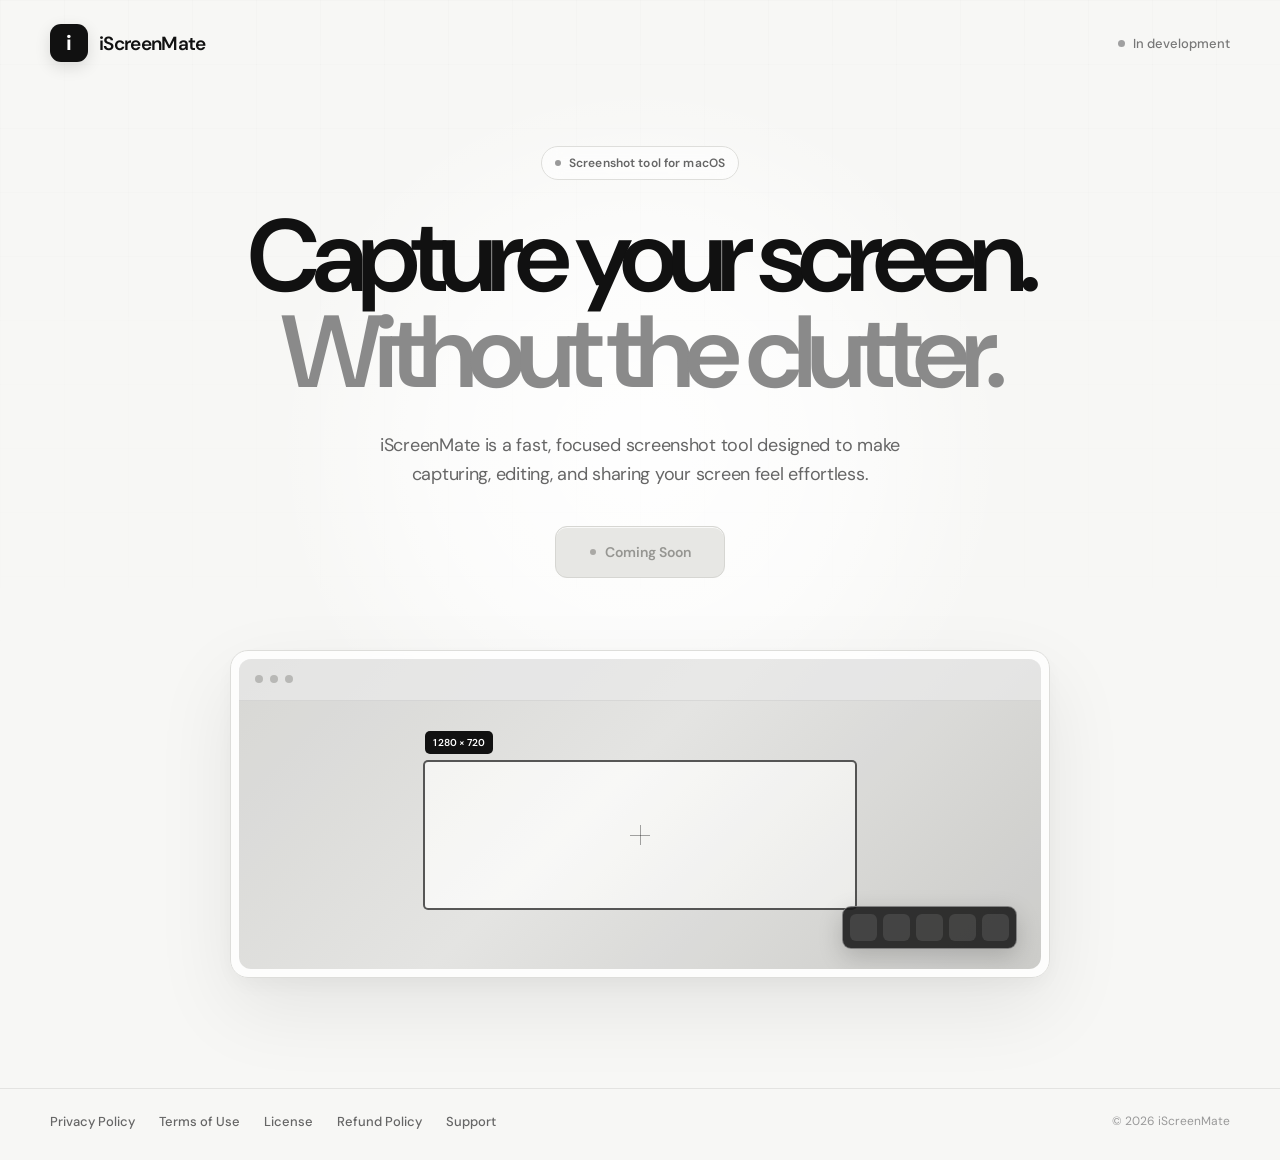
<file: index.html>
<!DOCTYPE html>
<html lang="en">
<head>

  <meta charset="UTF-8">

  <meta
    name="viewport"
    content="width=device-width, initial-scale=1.0"
  >

  <title>iScreenMate — Coming Soon</title>

  <meta
    name="description"
    content="iScreenMate is a fast and simple screenshot tool for macOS. Coming soon."
  >

  <meta name="theme-color" content="#f7f7f5">


  <!-- DM Sans -->

  <link
    rel="preconnect"
    href="https://fonts.googleapis.com"
  >

  <link
    rel="preconnect"
    href="https://fonts.gstatic.com"
    crossorigin
  >

  <link
    href="https://fonts.googleapis.com/css2?family=DM+Sans:wght@400;500;600;700&display=swap"
    rel="stylesheet"
  >


  <style>

    /* ========================================
       RESET
    ======================================== */

    * {
      box-sizing: border-box;
      margin: 0;
      padding: 0;
    }


    html {
      scroll-behavior: smooth;
    }


    body {
      min-height: 100vh;

      background: #f7f7f5;

      color: #111111;

      font-family:
        "DM Sans",
        -apple-system,
        BlinkMacSystemFont,
        sans-serif;

      -webkit-font-smoothing: antialiased;
    }


    a {
      color: inherit;

      text-decoration: none;
    }


    button {
      font: inherit;
    }


    /* ========================================
       PAGE
    ======================================== */

    .page {
      position: relative;

      min-height: 100vh;

      overflow: hidden;
    }


    /* ========================================
       BACKGROUND
    ======================================== */

    .background-glow {
      position: absolute;

      width: 720px;
      height: 720px;

      left: 50%;
      top: 90px;

      transform: translateX(-50%);

      background:
        radial-gradient(
          circle,
          rgba(255,255,255,0.95) 0%,
          rgba(255,255,255,0.65) 38%,
          rgba(255,255,255,0) 72%
        );

      pointer-events: none;
    }


    .background-grid {
      position: absolute;

      inset: 0;

      opacity: 0.35;

      background-image:
        linear-gradient(
          rgba(0,0,0,0.035) 1px,
          transparent 1px
        ),
        linear-gradient(
          90deg,
          rgba(0,0,0,0.035) 1px,
          transparent 1px
        );

      background-size: 64px 64px;

      mask-image:
        linear-gradient(
          to bottom,
          black 0%,
          transparent 70%
        );

      pointer-events: none;
    }


    /* ========================================
       CONTAINER
    ======================================== */

    .container {
      position: relative;

      width: min(
        calc(100% - 64px),
        1180px
      );

      margin: 0 auto;

      z-index: 2;
    }


    /* ========================================
       HEADER
    ======================================== */

    .header {
      height: 86px;

      display: flex;

      align-items: center;

      justify-content: space-between;
    }


    .brand {
      display: inline-flex;

      align-items: center;

      gap: 11px;
    }


    .brand-icon {
      width: 38px;
      height: 38px;

      display: flex;

      align-items: center;
      justify-content: center;

      border-radius: 11px;

      background: #111111;

      color: #ffffff;

      font-size: 21px;

      font-weight: 700;

      letter-spacing: -0.04em;

      box-shadow:
        0 5px 16px rgba(0,0,0,0.12);
    }


    .brand-name {
      font-size: 19px;

      font-weight: 600;

      letter-spacing: -0.035em;
    }


    .header-status {
      display: flex;

      align-items: center;

      gap: 8px;

      color: #777777;

      font-size: 13px;

      font-weight: 500;
    }


    .status-dot {
      width: 7px;
      height: 7px;

      border-radius: 50%;

      background: #a0a0a0;
    }


    /* ========================================
       HERO
    ======================================== */

    .hero {
      min-height: calc(100vh - 86px);

      display: flex;

      flex-direction: column;

      align-items: center;

      justify-content: center;

      padding: 60px 0 110px;

      text-align: center;
    }


    .eyebrow {
      display: inline-flex;

      align-items: center;

      gap: 8px;

      padding: 8px 13px;

      border: 1px solid #dededb;

      border-radius: 999px;

      background: rgba(255,255,255,0.55);

      color: #666666;

      font-size: 12px;

      font-weight: 600;

      letter-spacing: 0.01em;

      backdrop-filter: blur(10px);
    }


    .eyebrow-dot {
      width: 6px;
      height: 6px;

      border-radius: 50%;

      background: #999999;
    }


    .hero h1 {
      max-width: 920px;

      margin-top: 28px;

      font-size: clamp(
        58px,
        8vw,
        104px
      );

      line-height: 0.94;

      font-weight: 600;

      letter-spacing: -0.075em;
    }


    .hero h1 span {
      color: #8a8a8a;
    }


    .hero-description {
      max-width: 560px;

      margin-top: 30px;

      color: #666666;

      font-size: 18px;

      line-height: 1.65;

      letter-spacing: -0.015em;
    }


    /* ========================================
       CTA
    ======================================== */

    .hero-actions {
      margin-top: 36px;

      display: flex;

      align-items: center;

      justify-content: center;
    }


    .coming-button {
      min-width: 170px;

      height: 52px;

      display: inline-flex;

      align-items: center;

      justify-content: center;

      gap: 9px;

      padding: 0 24px;

      border: 1px solid #d6d6d2;

      border-radius: 12px;

      background: #e7e7e4;

      color: #969692;

      font-size: 14px;

      font-weight: 600;

      cursor: default;

      box-shadow:
        inset 0 1px 0 rgba(255,255,255,0.75);
    }


    .coming-button-dot {
      width: 6px;
      height: 6px;

      border-radius: 50%;

      background: #aaa9a5;
    }


    /* ========================================
       PRODUCT PREVIEW
    ======================================== */

    .product-preview {
      position: relative;

      width: min(
        820px,
        100%
      );

      margin-top: 72px;

      padding: 8px;

      border: 1px solid #ddddda;

      border-radius: 18px;

      background: rgba(255,255,255,0.72);

      box-shadow:
        0 30px 80px rgba(0,0,0,0.08),
        0 8px 25px rgba(0,0,0,0.04);

      backdrop-filter: blur(14px);
    }


    .preview-window {
      position: relative;

      height: 310px;

      overflow: hidden;

      border-radius: 12px;

      background:
        linear-gradient(
          135deg,
          #e9e9e6 0%,
          #f7f7f5 45%,
          #ddddda 100%
        );
    }


    /* macOS window dots */

    .window-bar {
      height: 42px;

      display: flex;

      align-items: center;

      gap: 7px;

      padding: 0 16px;

      border-bottom: 1px solid rgba(0,0,0,0.07);

      background: rgba(255,255,255,0.65);
    }


    .window-dot {
      width: 8px;
      height: 8px;

      border-radius: 50%;

      background: #c8c8c5;
    }


    .preview-content {
      position: absolute;

      inset: 42px 0 0;

      display: flex;

      align-items: center;

      justify-content: center;
    }


    .selection-area {
      position: relative;

      width: 54%;

      height: 56%;

      border: 2px solid rgba(0,0,0,0.65);

      border-radius: 5px;

      background: rgba(255,255,255,0.18);

      box-shadow:
        0 0 0 999px rgba(0,0,0,0.08);
    }


    .selection-size {
      position: absolute;

      top: -31px;

      left: 0;

      padding: 5px 8px;

      border-radius: 5px;

      background: #111111;

      color: #ffffff;

      font-size: 10px;

      font-weight: 600;

      letter-spacing: 0.01em;
    }


    .selection-crosshair {
      position: absolute;

      left: 50%;
      top: 50%;

      width: 20px;
      height: 20px;

      transform: translate(-50%, -50%);
    }


    .selection-crosshair::before,
    .selection-crosshair::after {
      content: "";

      position: absolute;

      background: rgba(0,0,0,0.35);
    }


    .selection-crosshair::before {
      width: 1px;
      height: 20px;

      left: 10px;
      top: 0;
    }


    .selection-crosshair::after {
      width: 20px;
      height: 1px;

      left: 0;
      top: 10px;
    }


    .preview-toolbar {
      position: absolute;

      right: 24px;
      bottom: 20px;

      display: flex;

      gap: 6px;

      padding: 7px;

      border: 1px solid rgba(255,255,255,0.4);

      border-radius: 9px;

      background: rgba(25,25,25,0.88);

      box-shadow:
        0 8px 25px rgba(0,0,0,0.18);
    }


    .toolbar-item {
      width: 27px;
      height: 27px;

      border-radius: 6px;

      background: rgba(255,255,255,0.10);
    }


    /* ========================================
       FOOTER
    ======================================== */

    .footer {
      position: relative;

      z-index: 5;

      padding: 24px 0 30px;

      border-top: 1px solid rgba(0,0,0,0.08);
    }


    .footer-inner {
      display: flex;

      align-items: center;

      justify-content: space-between;

      gap: 30px;
    }


    .footer-links {
      display: flex;

      align-items: center;

      flex-wrap: wrap;

      gap: 24px;
    }


    .footer-links a {
      position: relative;

      color: #666666;

      font-size: 13px;

      font-weight: 500;

      transition:
        color 0.2s ease;
    }


    .footer-links a:hover {
      color: #111111;
    }


    .footer-links a::after {
      content: "";

      position: absolute;

      left: 0;
      right: 0;
      bottom: -3px;

      height: 1px;

      background: #111111;

      transform:
        scaleX(0);

      transform-origin: right;

      transition:
        transform 0.2s ease;
    }


    .footer-links a:hover::after {
      transform:
        scaleX(1);

      transform-origin: left;
    }


    .copyright {
      color: #999999;

      font-size: 12px;

      white-space: nowrap;
    }


    /* ========================================
       MOBILE
    ======================================== */

    @media (max-width: 700px) {

      .container {
        width: min(
          calc(100% - 36px),
          1180px
        );
      }


      .header {
        height: 74px;
      }


      .header-status {
        display: none;
      }


      .hero {
        min-height: auto;

        padding:
          65px 0
          80px;
      }


      .hero h1 {
        font-size: 55px;

        line-height: 0.96;
      }


      .hero-description {
        font-size: 16px;

        margin-top: 24px;
      }


      .product-preview {
        margin-top: 55px;
      }


      .preview-window {
        height: 220px;
      }


      .selection-area {
        width: 62%;

        height: 55%;
      }


      .preview-toolbar {
        right: 14px;

        bottom: 14px;
      }


      .footer {
        padding-bottom: 24px;
      }


      .footer-inner {
        flex-direction: column;

        align-items: center;

        text-align: center;

        gap: 18px;
      }


      .footer-links {
        justify-content: center;

        gap: 14px 20px;
      }


      .copyright {
        white-space: normal;
      }

    }


    @media (max-width: 430px) {

      .hero h1 {
        font-size: 46px;
      }


      .hero-description {
        max-width: 330px;
      }


      .product-preview {
        padding: 5px;

        border-radius: 13px;
      }


      .preview-window {
        height: 190px;

        border-radius: 9px;
      }


      .window-bar {
        height: 32px;

        padding-left: 12px;
      }


      .preview-content {
        inset: 32px 0 0;
      }


      .selection-size {
        top: -26px;

        font-size: 8px;
      }

    }

  </style>

</head>


<body>


<div class="page">


  <div class="background-glow"></div>

  <div class="background-grid"></div>


  <!-- ======================================
       HEADER
  ======================================= -->

  <header class="header container">


    <a
      href="index.html"
      class="brand"
    >

      <span class="brand-icon">
        i
      </span>

      <span class="brand-name">
        iScreenMate
      </span>

    </a>


    <div class="header-status">

      <span class="status-dot"></span>

      In development

    </div>


  </header>



  <!-- ======================================
       HERO
  ======================================= -->

  <main class="hero container">


    <div class="eyebrow">

      <span class="eyebrow-dot"></span>

      Screenshot tool for macOS

    </div>


    <h1>

      Capture your screen.<br>

      <span>Without the clutter.</span>

    </h1>


    <p class="hero-description">

      iScreenMate is a fast, focused screenshot tool
      designed to make capturing, editing, and sharing
      your screen feel effortless.

    </p>


    <div class="hero-actions">

      <button
        class="coming-button"
        type="button"
        disabled
        aria-disabled="true"
      >

        <span class="coming-button-dot"></span>

        Coming Soon

      </button>

    </div>



    <!-- ==================================
         PRODUCT PREVIEW
    =================================== -->

    <div class="product-preview">


      <div class="preview-window">


        <div class="window-bar">

          <span class="window-dot"></span>

          <span class="window-dot"></span>

          <span class="window-dot"></span>

        </div>


        <div class="preview-content">


          <div class="selection-area">


            <div class="selection-size">
              1280 × 720
            </div>


            <div class="selection-crosshair"></div>


          </div>


          <div class="preview-toolbar">

            <span class="toolbar-item"></span>

            <span class="toolbar-item"></span>

            <span class="toolbar-item"></span>

            <span class="toolbar-item"></span>

            <span class="toolbar-item"></span>

          </div>


        </div>


      </div>


    </div>


  </main>



  <!-- ======================================
       FOOTER
  ======================================= -->

  <footer class="footer">


    <div class="footer-inner container">


      <nav class="footer-links">

        <a href="privacy.html">
          Privacy Policy
        </a>

        <a href="terms.html">
          Terms of Use
        </a>

        <a href="license.html">
          License
        </a>

        <a href="refunds.html">
          Refund Policy
        </a>

        <a href="support.html">
          Support
        </a>

      </nav>


      <div class="copyright">

        © 2026 iScreenMate

      </div>


    </div>


  </footer>


</div>


</body>
</html>
</file>
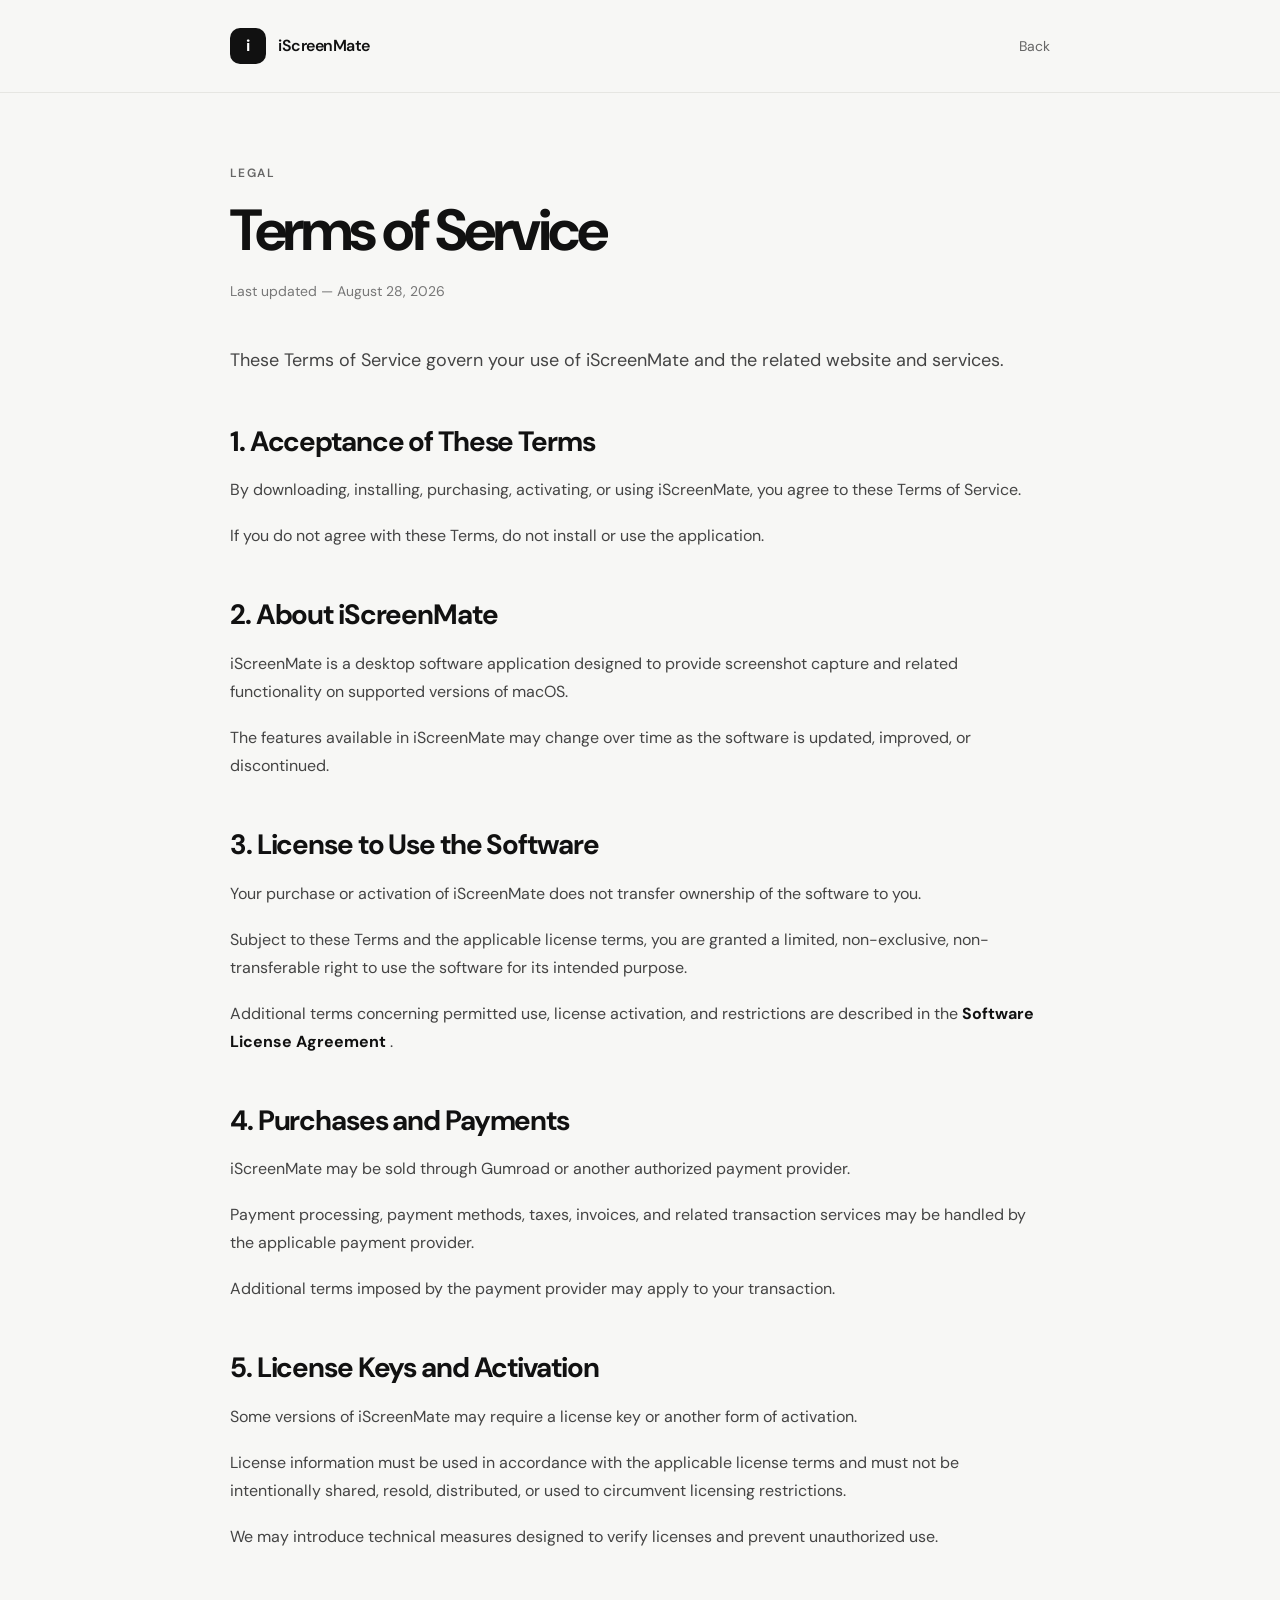
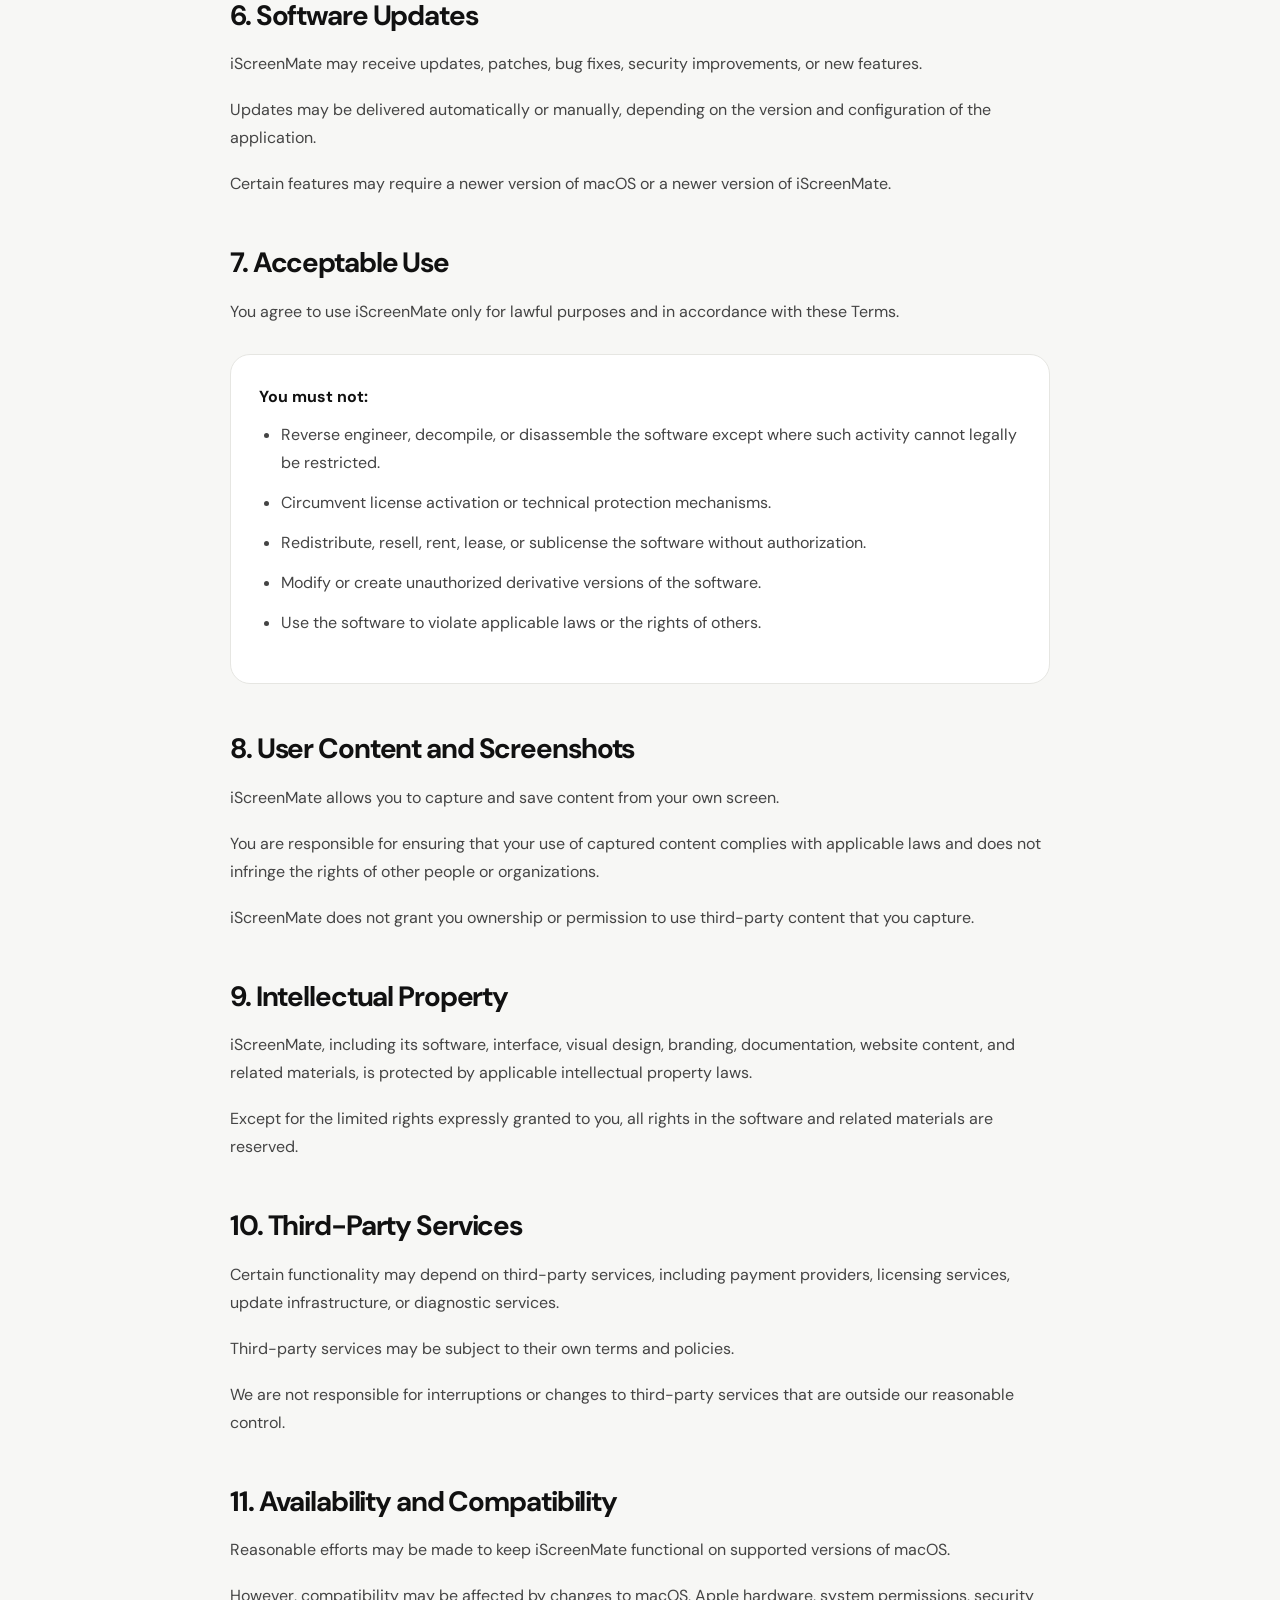
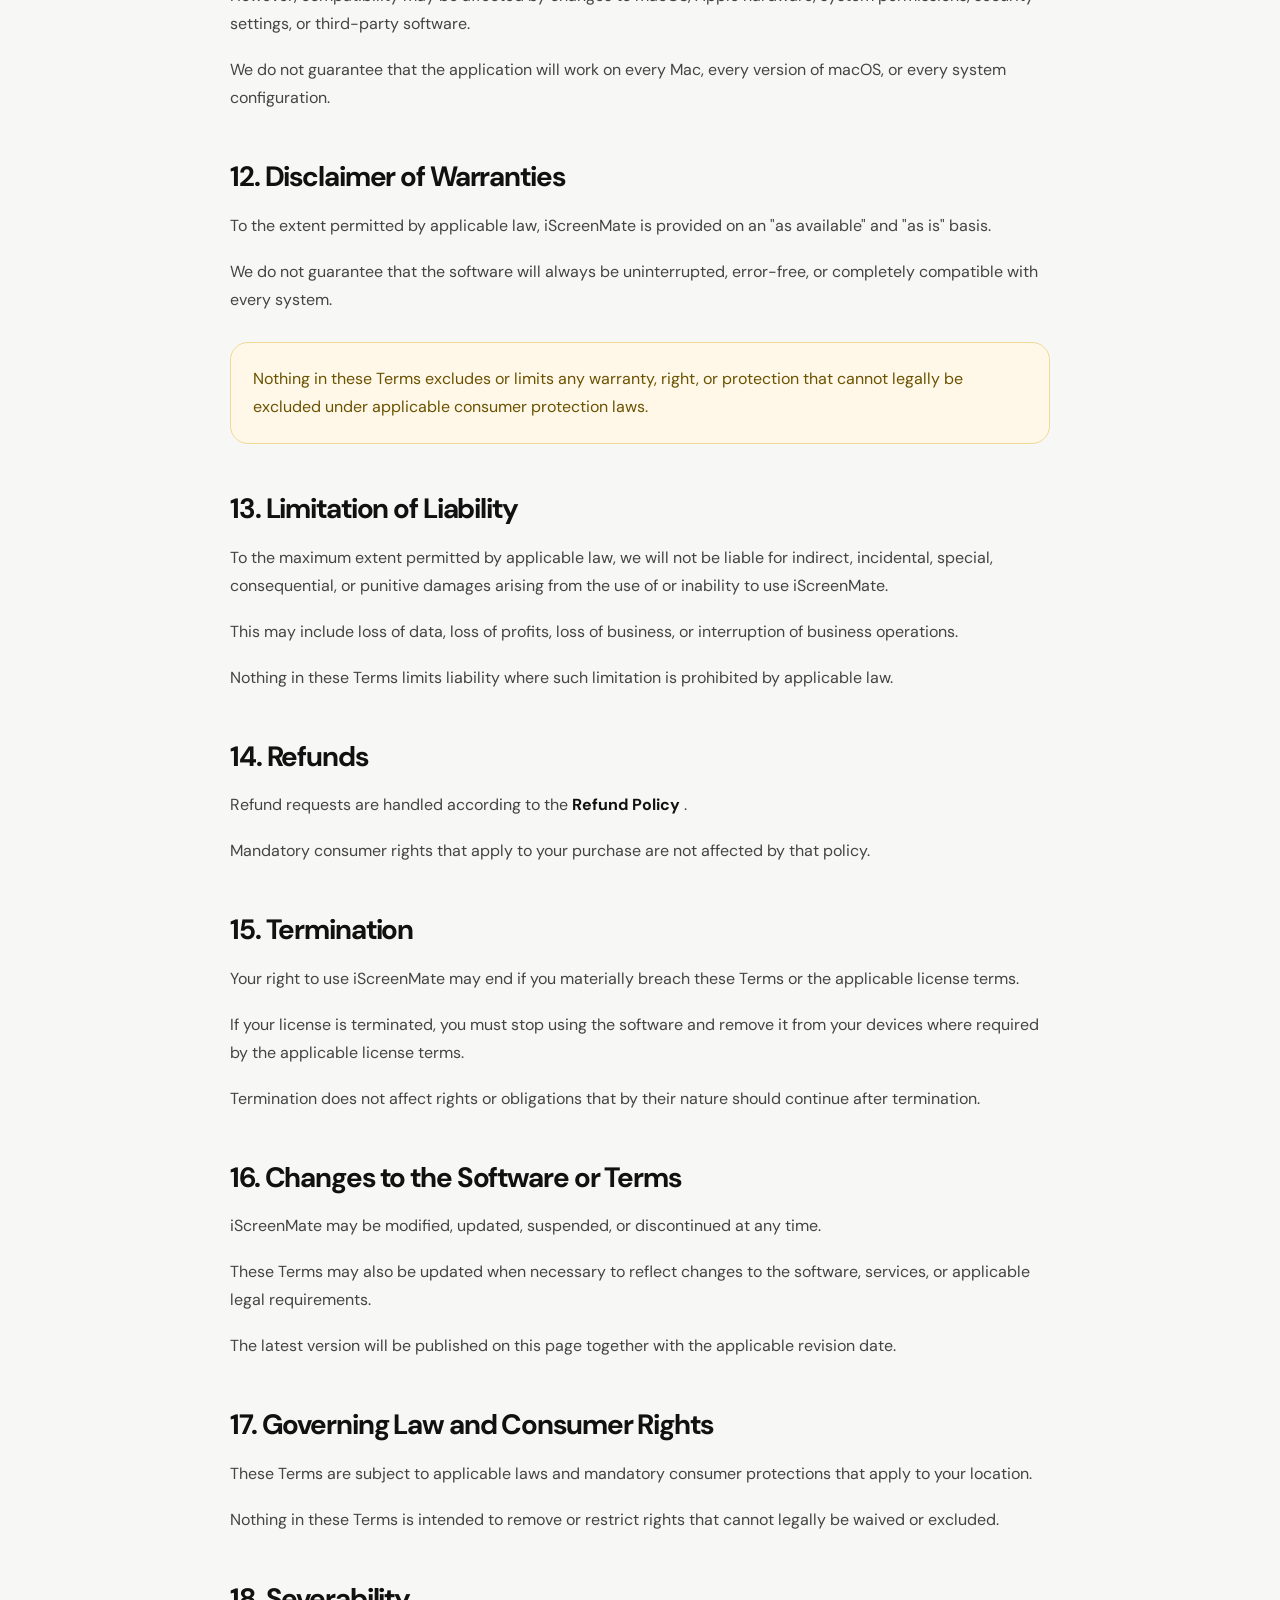
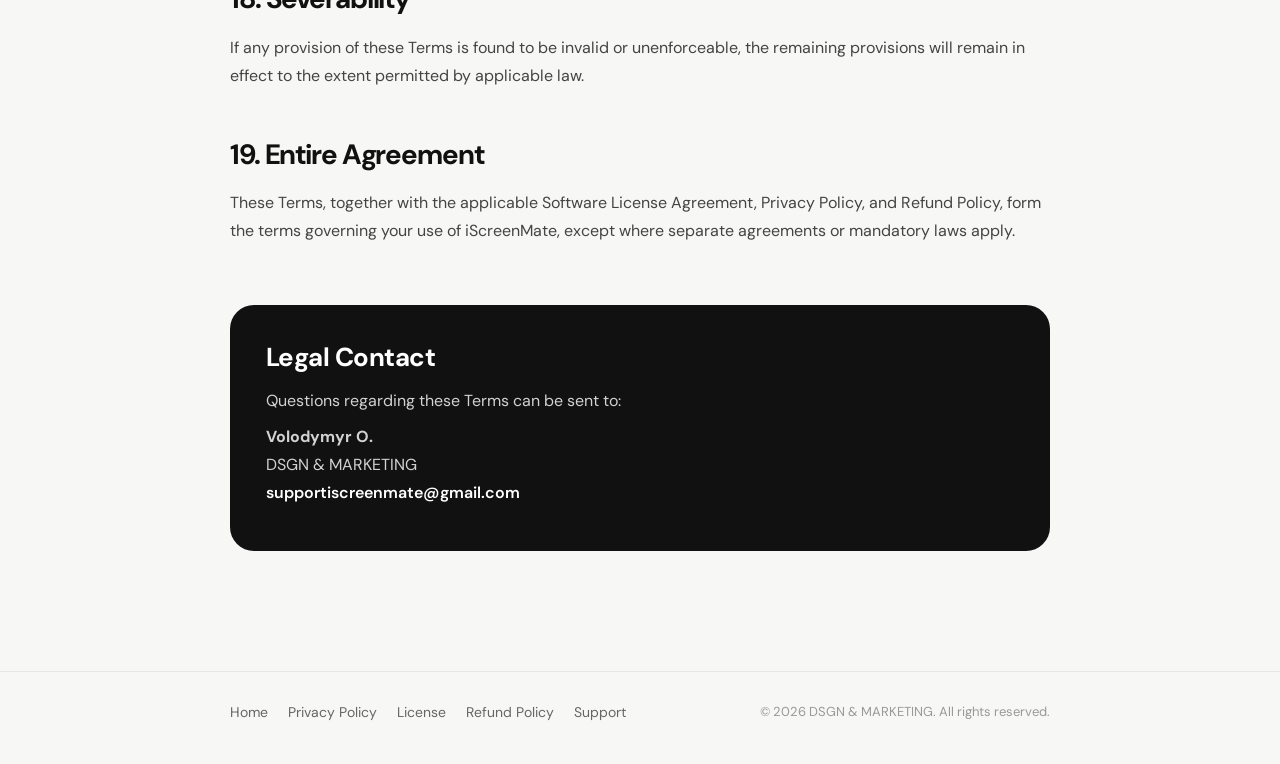
<file: license.html>
<!DOCTYPE html>
<html lang="en">
<head>

  <meta charset="UTF-8">
  <meta name="viewport" content="width=device-width, initial-scale=1.0">

  <title>Terms of Service — iScreenMate</title>

  <meta
    name="description"
    content="Terms of Service for iScreenMate by DSGN & MARKETING."
  >

  <link rel="preconnect" href="https://fonts.googleapis.com">
  <link rel="preconnect" href="https://fonts.gstatic.com" crossorigin>

  <link
    href="https://fonts.googleapis.com/css2?family=DM+Sans:wght@400;500;600;700&display=swap"
    rel="stylesheet"
  >

  <style>

    *{
      margin:0;
      padding:0;
      box-sizing:border-box;
    }

    html{
      scroll-behavior:smooth;
    }

    body{
      background:#F7F7F5;
      color:#111;
      font-family:"DM Sans",-apple-system,BlinkMacSystemFont,sans-serif;
      line-height:1.75;
      -webkit-font-smoothing:antialiased;
    }

    a{
      color:#111;
      text-decoration:none;
    }

    .container{
      width:min(calc(100% - 48px),820px);
      margin:auto;
    }

    header{
      padding:28px 0;
      border-bottom:1px solid #E6E6E2;
      background:rgba(247,247,245,.85);
      backdrop-filter:blur(12px);
      position:sticky;
      top:0;
      z-index:10;
    }

    .nav{
      display:flex;
      justify-content:space-between;
      align-items:center;
    }

    .brand{
      display:flex;
      align-items:center;
      gap:12px;
      font-weight:600;
      letter-spacing:-.03em;
    }

    .icon{
      width:36px;
      height:36px;
      background:#111;
      color:#fff;
      border-radius:10px;
      display:flex;
      align-items:center;
      justify-content:center;
      font-weight:700;
    }

    .back{
      color:#666;
      font-size:14px;
    }

    main{
      padding:70px 0 120px;
    }

    .eyebrow{
      color:#666;
      text-transform:uppercase;
      letter-spacing:.12em;
      font-size:12px;
      font-weight:600;
      margin-bottom:18px;
    }

    h1{
      font-size:58px;
      line-height:.98;
      letter-spacing:-.06em;
      margin-bottom:20px;
    }

    .updated{
      color:#777;
      font-size:14px;
      margin-bottom:42px;
    }

    .intro{
      font-size:18px;
      color:#444;
      margin-bottom:48px;
    }

    section{
      margin-top:48px;
    }

    h2{
      font-size:28px;
      line-height:1.2;
      letter-spacing:-.04em;
      margin-bottom:18px;
    }

    h3{
      font-size:19px;
      line-height:1.3;
      letter-spacing:-.02em;
      margin:28px 0 12px;
    }

    p{
      margin-bottom:18px;
      color:#444;
      font-size:16px;
    }

    ul{
      padding-left:22px;
      margin-bottom:18px;
    }

    li{
      margin-bottom:12px;
      color:#444;
    }

    .card{
      background:#fff;
      border:1px solid #E6E6E2;
      border-radius:20px;
      padding:28px;
      margin:28px 0;
    }

    .card strong{
      display:block;
      margin-bottom:10px;
    }

    .notice{
      background:#FFF8E8;
      border:1px solid #F0D995;
      color:#6A5200;
      border-radius:18px;
      padding:22px;
      margin:28px 0;
    }

    .notice p{
      color:#6A5200;
      margin-bottom:0;
    }

    .contact{
      background:#111;
      color:#fff;
      border-radius:24px;
      padding:36px;
      margin-top:60px;
    }

    .contact h3{
      color:#fff;
      font-size:26px;
      margin:0 0 12px;
    }

    .contact p{
      color:#D2D2D2;
      margin-bottom:8px;
    }

    .contact a{
      color:#fff;
      font-weight:600;
    }

    footer{
      border-top:1px solid #E6E6E2;
      padding:28px 0 40px;
    }

    .footer{
      display:flex;
      justify-content:space-between;
      flex-wrap:wrap;
      gap:18px;
      align-items:center;
    }

    .footer-links{
      display:flex;
      flex-wrap:wrap;
      gap:20px;
      font-size:14px;
    }

    .footer-links a{
      color:#666;
    }

    .copyright{
      color:#999;
      font-size:13px;
    }

    @media(max-width:700px){

      .container{
        width:min(calc(100% - 32px),820px);
      }

      h1{
        font-size:42px;
      }

      h2{
        font-size:24px;
      }

      .contact{
        padding:28px;
      }

    }

  </style>

</head>

<body>

<header>

  <div class="container nav">

    <a class="brand" href="index.html">

      <div class="icon">
        i
      </div>

      <span>
        iScreenMate
      </span>

    </a>

    <a class="back" href="index.html">
      Back
    </a>

  </div>

</header>


<main class="container">

  <div class="eyebrow">
    Legal
  </div>

  <h1>
    Terms of Service
  </h1>

  <div class="updated">
    Last updated — August 28, 2026
  </div>

  <p class="intro">
    These Terms of Service govern your use of iScreenMate and the
    related website and services.
  </p>


  <section>

    <h2>
      1. Acceptance of These Terms
    </h2>

    <p>
      By downloading, installing, purchasing, activating, or using
      iScreenMate, you agree to these Terms of Service.
    </p>

    <p>
      If you do not agree with these Terms, do not install or use
      the application.
    </p>

  </section>


  <section>

    <h2>
      2. About iScreenMate
    </h2>

    <p>
      iScreenMate is a desktop software application designed to provide
      screenshot capture and related functionality on supported versions
      of macOS.
    </p>

    <p>
      The features available in iScreenMate may change over time as the
      software is updated, improved, or discontinued.
    </p>

  </section>


  <section>

    <h2>
      3. License to Use the Software
    </h2>

    <p>
      Your purchase or activation of iScreenMate does not transfer
      ownership of the software to you.
    </p>

    <p>
      Subject to these Terms and the applicable license terms, you are
      granted a limited, non-exclusive, non-transferable right to use
      the software for its intended purpose.
    </p>

    <p>
      Additional terms concerning permitted use, license activation,
      and restrictions are described in the
      <a href="license.html">
        <strong>Software License Agreement</strong>
      </a>.
    </p>

  </section>


  <section>

    <h2>
      4. Purchases and Payments
    </h2>

    <p>
      iScreenMate may be sold through Gumroad or another authorized
      payment provider.
    </p>

    <p>
      Payment processing, payment methods, taxes, invoices, and related
      transaction services may be handled by the applicable payment
      provider.
    </p>

    <p>
      Additional terms imposed by the payment provider may apply to
      your transaction.
    </p>

  </section>


  <section>

    <h2>
      5. License Keys and Activation
    </h2>

    <p>
      Some versions of iScreenMate may require a license key or another
      form of activation.
    </p>

    <p>
      License information must be used in accordance with the applicable
      license terms and must not be intentionally shared, resold,
      distributed, or used to circumvent licensing restrictions.
    </p>

    <p>
      We may introduce technical measures designed to verify licenses
      and prevent unauthorized use.
    </p>

  </section>


  <section>

    <h2>
      6. Software Updates
    </h2>

    <p>
      iScreenMate may receive updates, patches, bug fixes, security
      improvements, or new features.
    </p>

    <p>
      Updates may be delivered automatically or manually, depending on
      the version and configuration of the application.
    </p>

    <p>
      Certain features may require a newer version of macOS or a newer
      version of iScreenMate.
    </p>

  </section>


  <section>

    <h2>
      7. Acceptable Use
    </h2>

    <p>
      You agree to use iScreenMate only for lawful purposes and in
      accordance with these Terms.
    </p>

    <div class="card">

      <strong>
        You must not:
      </strong>

      <ul>

        <li>
          Reverse engineer, decompile, or disassemble the software
          except where such activity cannot legally be restricted.
        </li>

        <li>
          Circumvent license activation or technical protection
          mechanisms.
        </li>

        <li>
          Redistribute, resell, rent, lease, or sublicense the software
          without authorization.
        </li>

        <li>
          Modify or create unauthorized derivative versions of the
          software.
        </li>

        <li>
          Use the software to violate applicable laws or the rights of
          others.
        </li>

      </ul>

    </div>

  </section>


  <section>

    <h2>
      8. User Content and Screenshots
    </h2>

    <p>
      iScreenMate allows you to capture and save content from your own
      screen.
    </p>

    <p>
      You are responsible for ensuring that your use of captured content
      complies with applicable laws and does not infringe the rights of
      other people or organizations.
    </p>

    <p>
      iScreenMate does not grant you ownership or permission to use
      third-party content that you capture.
    </p>

  </section>


  <section>

    <h2>
      9. Intellectual Property
    </h2>

    <p>
      iScreenMate, including its software, interface, visual design,
      branding, documentation, website content, and related materials,
      is protected by applicable intellectual property laws.
    </p>

    <p>
      Except for the limited rights expressly granted to you, all rights
      in the software and related materials are reserved.
    </p>

  </section>


  <section>

    <h2>
      10. Third-Party Services
    </h2>

    <p>
      Certain functionality may depend on third-party services,
      including payment providers, licensing services, update
      infrastructure, or diagnostic services.
    </p>

    <p>
      Third-party services may be subject to their own terms and
      policies.
    </p>

    <p>
      We are not responsible for interruptions or changes to
      third-party services that are outside our reasonable control.
    </p>

  </section>


  <section>

    <h2>
      11. Availability and Compatibility
    </h2>

    <p>
      Reasonable efforts may be made to keep iScreenMate functional on
      supported versions of macOS.
    </p>

    <p>
      However, compatibility may be affected by changes to macOS,
      Apple hardware, system permissions, security settings, or
      third-party software.
    </p>

    <p>
      We do not guarantee that the application will work on every Mac,
      every version of macOS, or every system configuration.
    </p>

  </section>


  <section>

    <h2>
      12. Disclaimer of Warranties
    </h2>

    <p>
      To the extent permitted by applicable law, iScreenMate is provided
      on an "as available" and "as is" basis.
    </p>

    <p>
      We do not guarantee that the software will always be uninterrupted,
      error-free, or completely compatible with every system.
    </p>

    <div class="notice">

      <p>
        Nothing in these Terms excludes or limits any warranty, right,
        or protection that cannot legally be excluded under applicable
        consumer protection laws.
      </p>

    </div>

  </section>


  <section>

    <h2>
      13. Limitation of Liability
    </h2>

    <p>
      To the maximum extent permitted by applicable law, we will not be
      liable for indirect, incidental, special, consequential, or
      punitive damages arising from the use of or inability to use
      iScreenMate.
    </p>

    <p>
      This may include loss of data, loss of profits, loss of business,
      or interruption of business operations.
    </p>

    <p>
      Nothing in these Terms limits liability where such limitation is
      prohibited by applicable law.
    </p>

  </section>


  <section>

    <h2>
      14. Refunds
    </h2>

    <p>
      Refund requests are handled according to the
      <a href="refunds.html">
        <strong>Refund Policy</strong>
      </a>.
    </p>

    <p>
      Mandatory consumer rights that apply to your purchase are not
      affected by that policy.
    </p>

  </section>


  <section>

    <h2>
      15. Termination
    </h2>

    <p>
      Your right to use iScreenMate may end if you materially breach
      these Terms or the applicable license terms.
    </p>

    <p>
      If your license is terminated, you must stop using the software
      and remove it from your devices where required by the applicable
      license terms.
    </p>

    <p>
      Termination does not affect rights or obligations that by their
      nature should continue after termination.
    </p>

  </section>


  <section>

    <h2>
      16. Changes to the Software or Terms
    </h2>

    <p>
      iScreenMate may be modified, updated, suspended, or discontinued
      at any time.
    </p>

    <p>
      These Terms may also be updated when necessary to reflect changes
      to the software, services, or applicable legal requirements.
    </p>

    <p>
      The latest version will be published on this page together with
      the applicable revision date.
    </p>

  </section>


  <section>

    <h2>
      17. Governing Law and Consumer Rights
    </h2>

    <p>
      These Terms are subject to applicable laws and mandatory consumer
      protections that apply to your location.
    </p>

    <p>
      Nothing in these Terms is intended to remove or restrict rights
      that cannot legally be waived or excluded.
    </p>

  </section>


  <section>

    <h2>
      18. Severability
    </h2>

    <p>
      If any provision of these Terms is found to be invalid or
      unenforceable, the remaining provisions will remain in effect to
      the extent permitted by applicable law.
    </p>

  </section>


  <section>

    <h2>
      19. Entire Agreement
    </h2>

    <p>
      These Terms, together with the applicable Software License
      Agreement, Privacy Policy, and Refund Policy, form the terms
      governing your use of iScreenMate, except where separate
      agreements or mandatory laws apply.
    </p>

  </section>


  <section class="contact">

    <h3>
      Legal Contact
    </h3>

    <p>
      Questions regarding these Terms can be sent to:
    </p>

    <p>

      <strong>
        Volodymyr O.
      </strong>

      <br>

      DSGN & MARKETING

      <br>

      <a href="mailto:supportiscreenmate@gmail.com">
        supportiscreenmate@gmail.com
      </a>

    </p>

  </section>

</main>


<footer>

  <div class="container footer">

    <div class="footer-links">

      <a href="index.html">
        Home
      </a>

      <a href="privacy.html">
        Privacy Policy
      </a>

      <a href="license.html">
        License
      </a>

      <a href="refunds.html">
        Refund Policy
      </a>

      <a href="support.html">
        Support
      </a>

    </div>

    <div class="copyright">
      © 2026 DSGN & MARKETING. All rights reserved.
    </div>

  </div>

</footer>

</body>
</html>
</file>
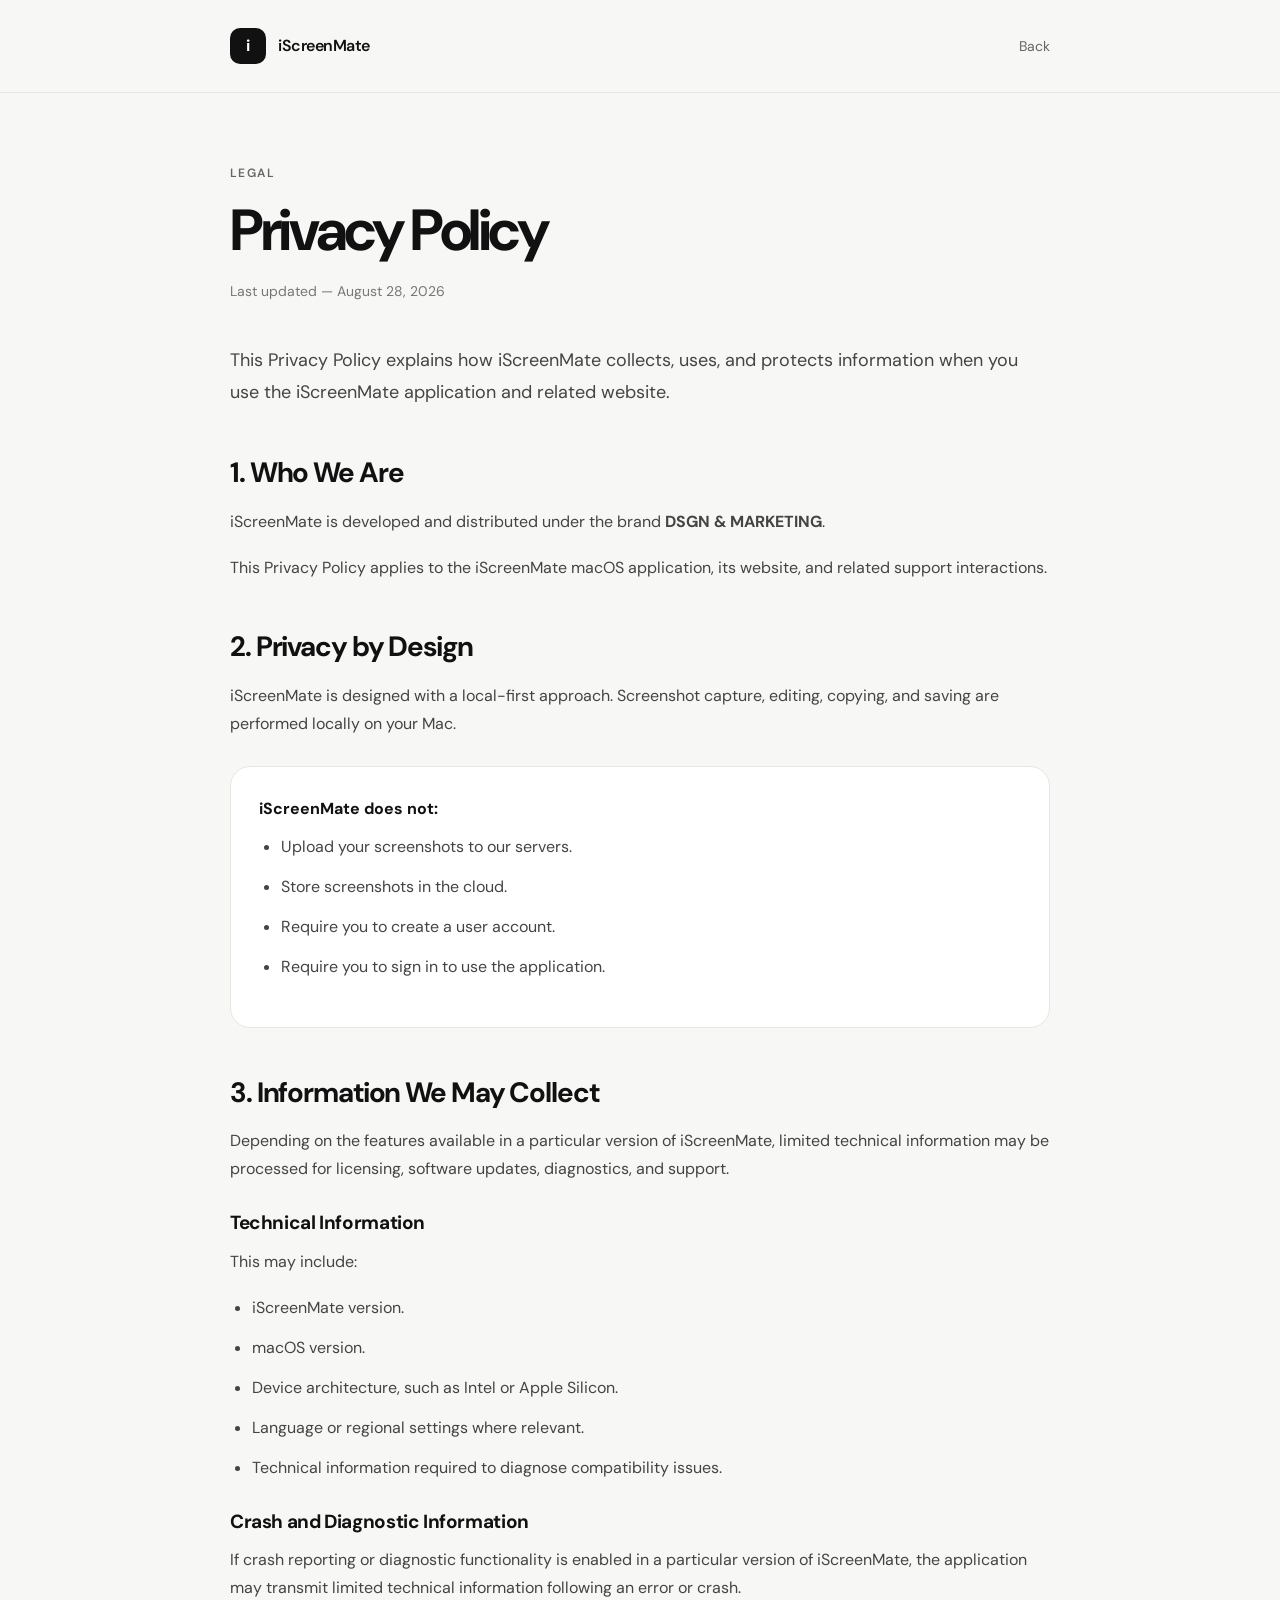
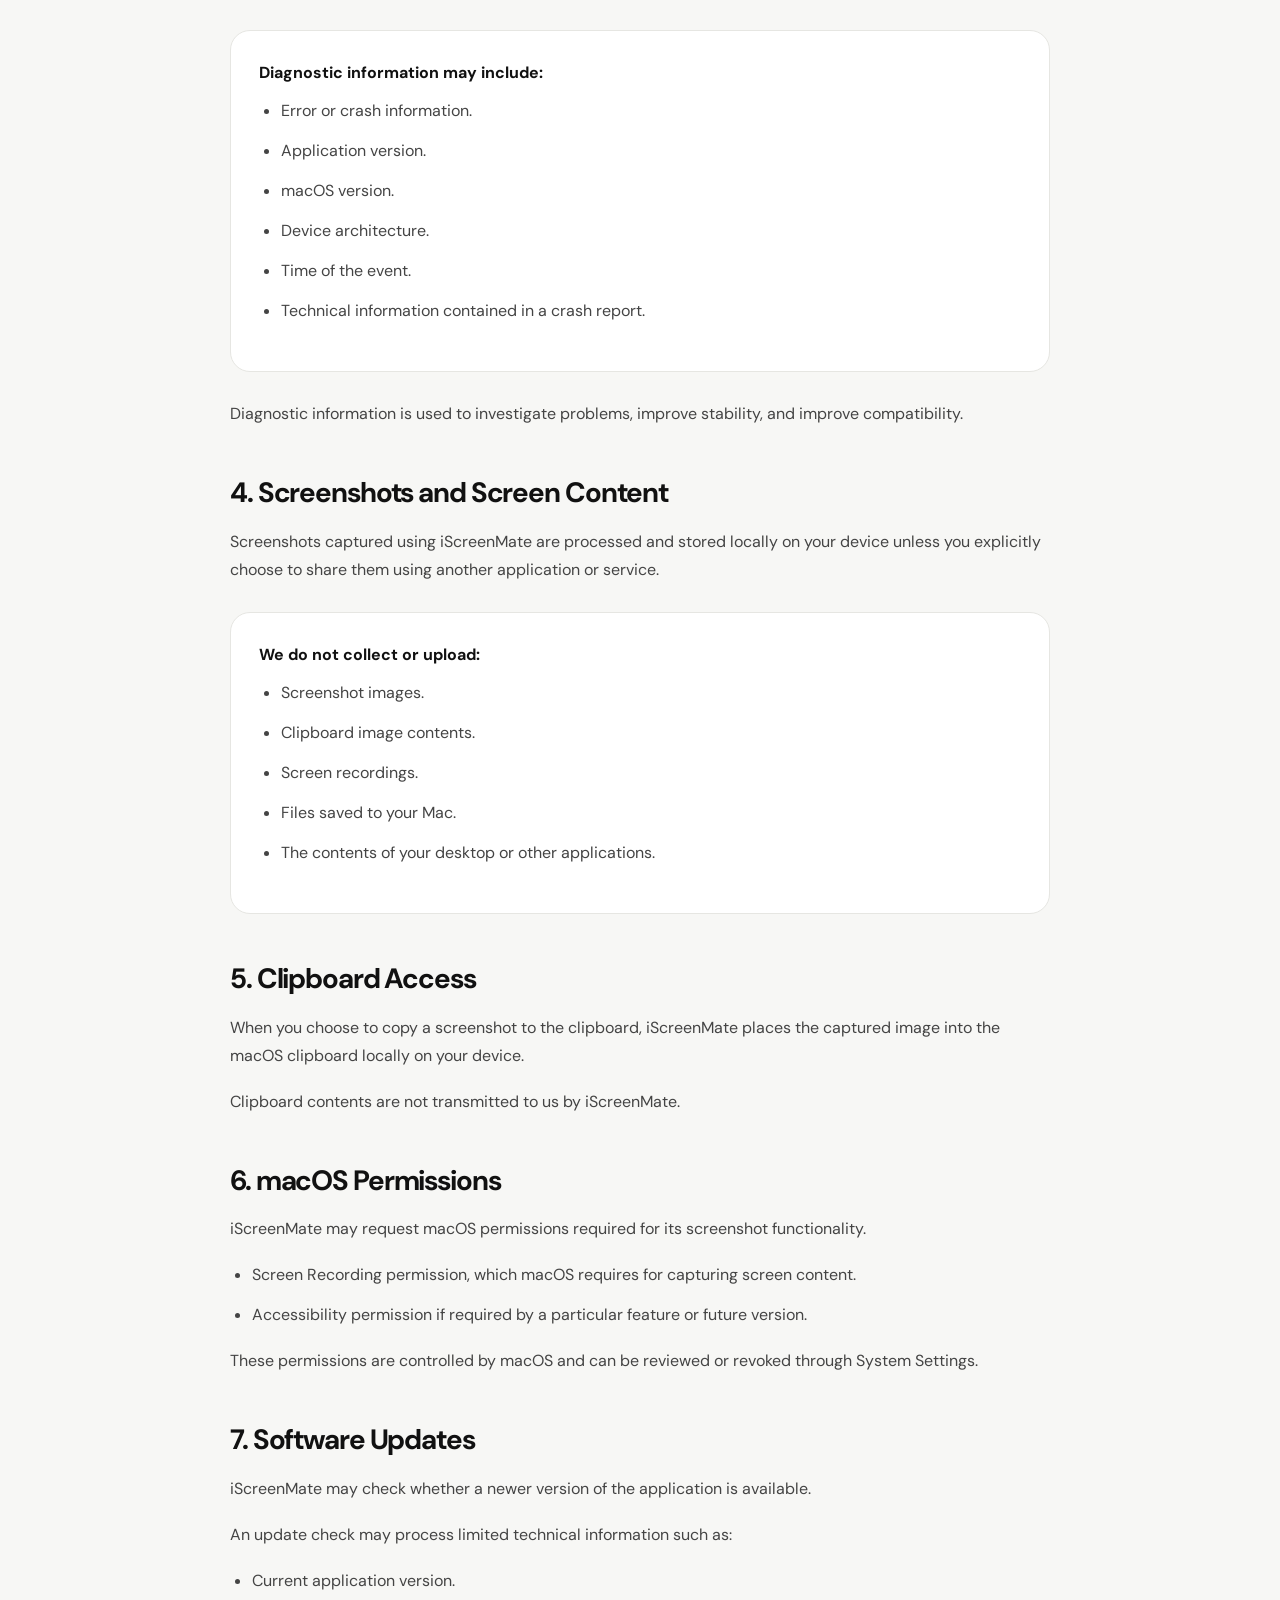
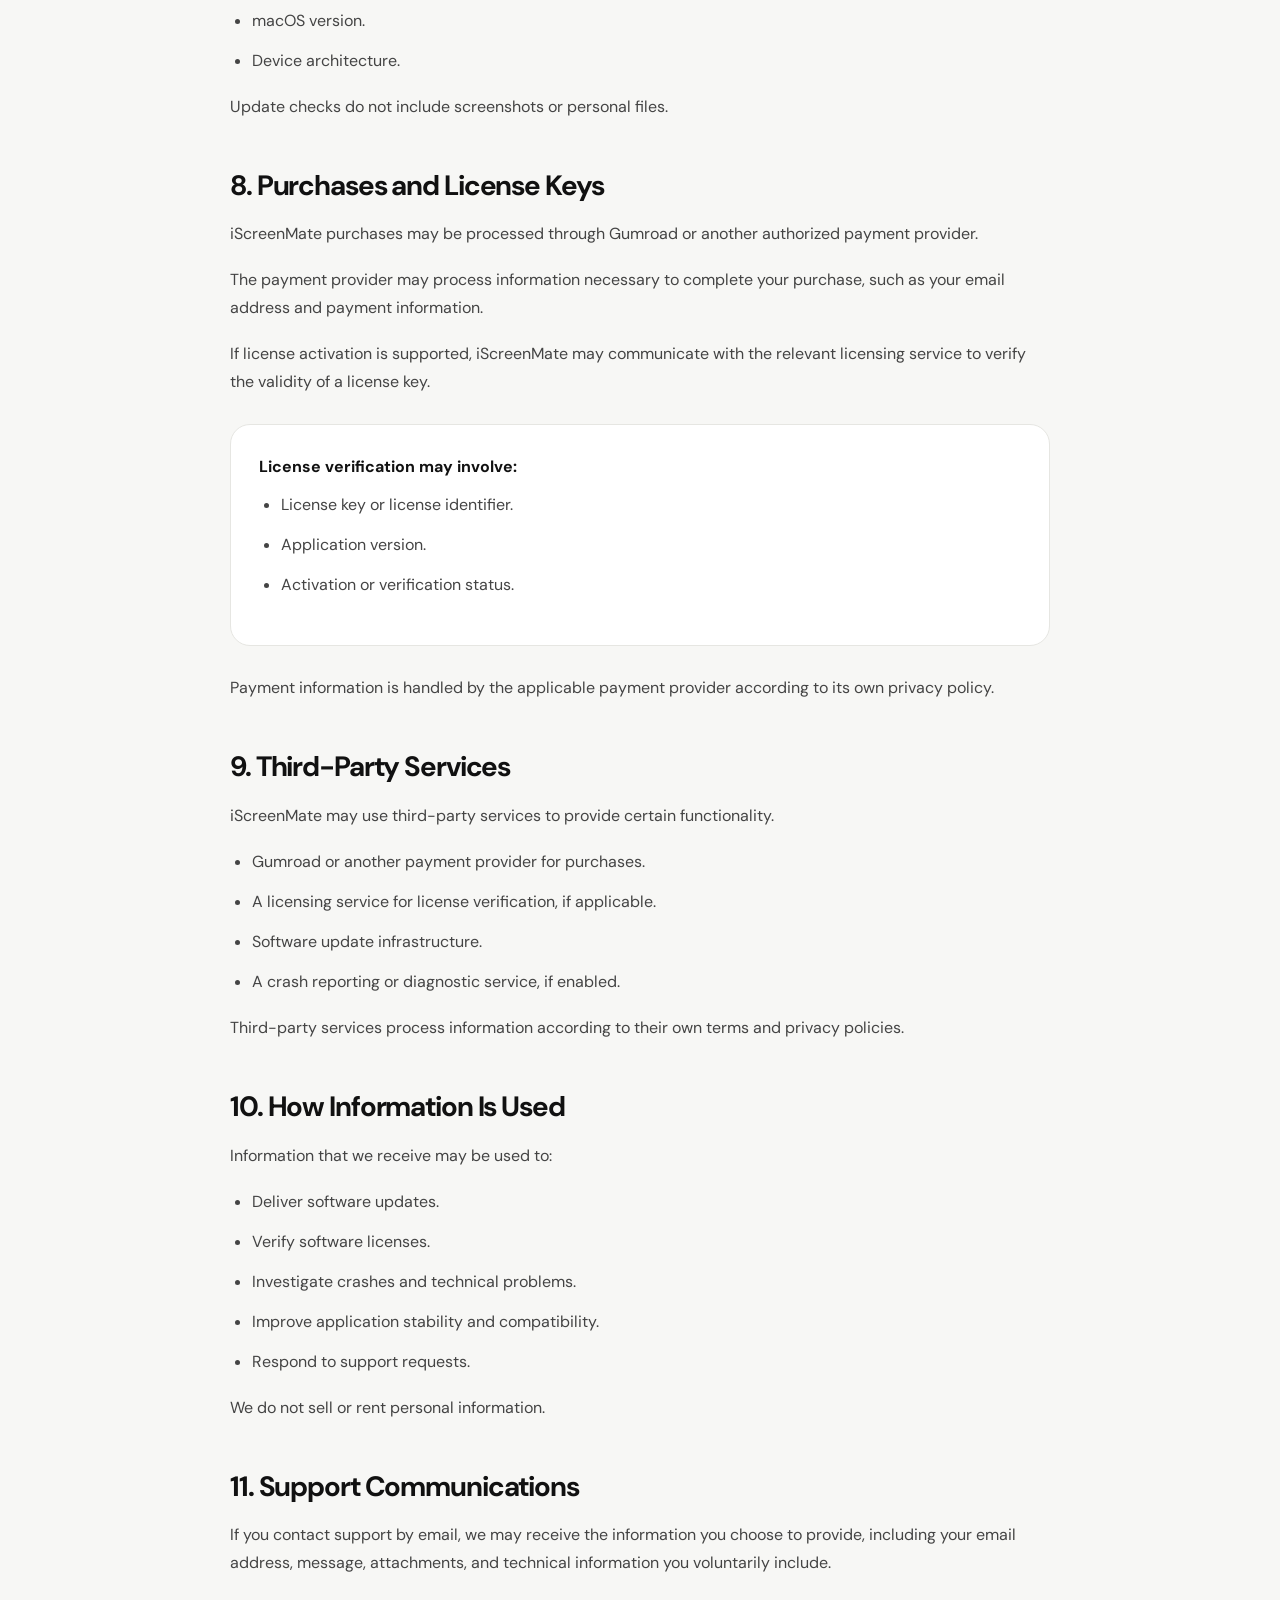
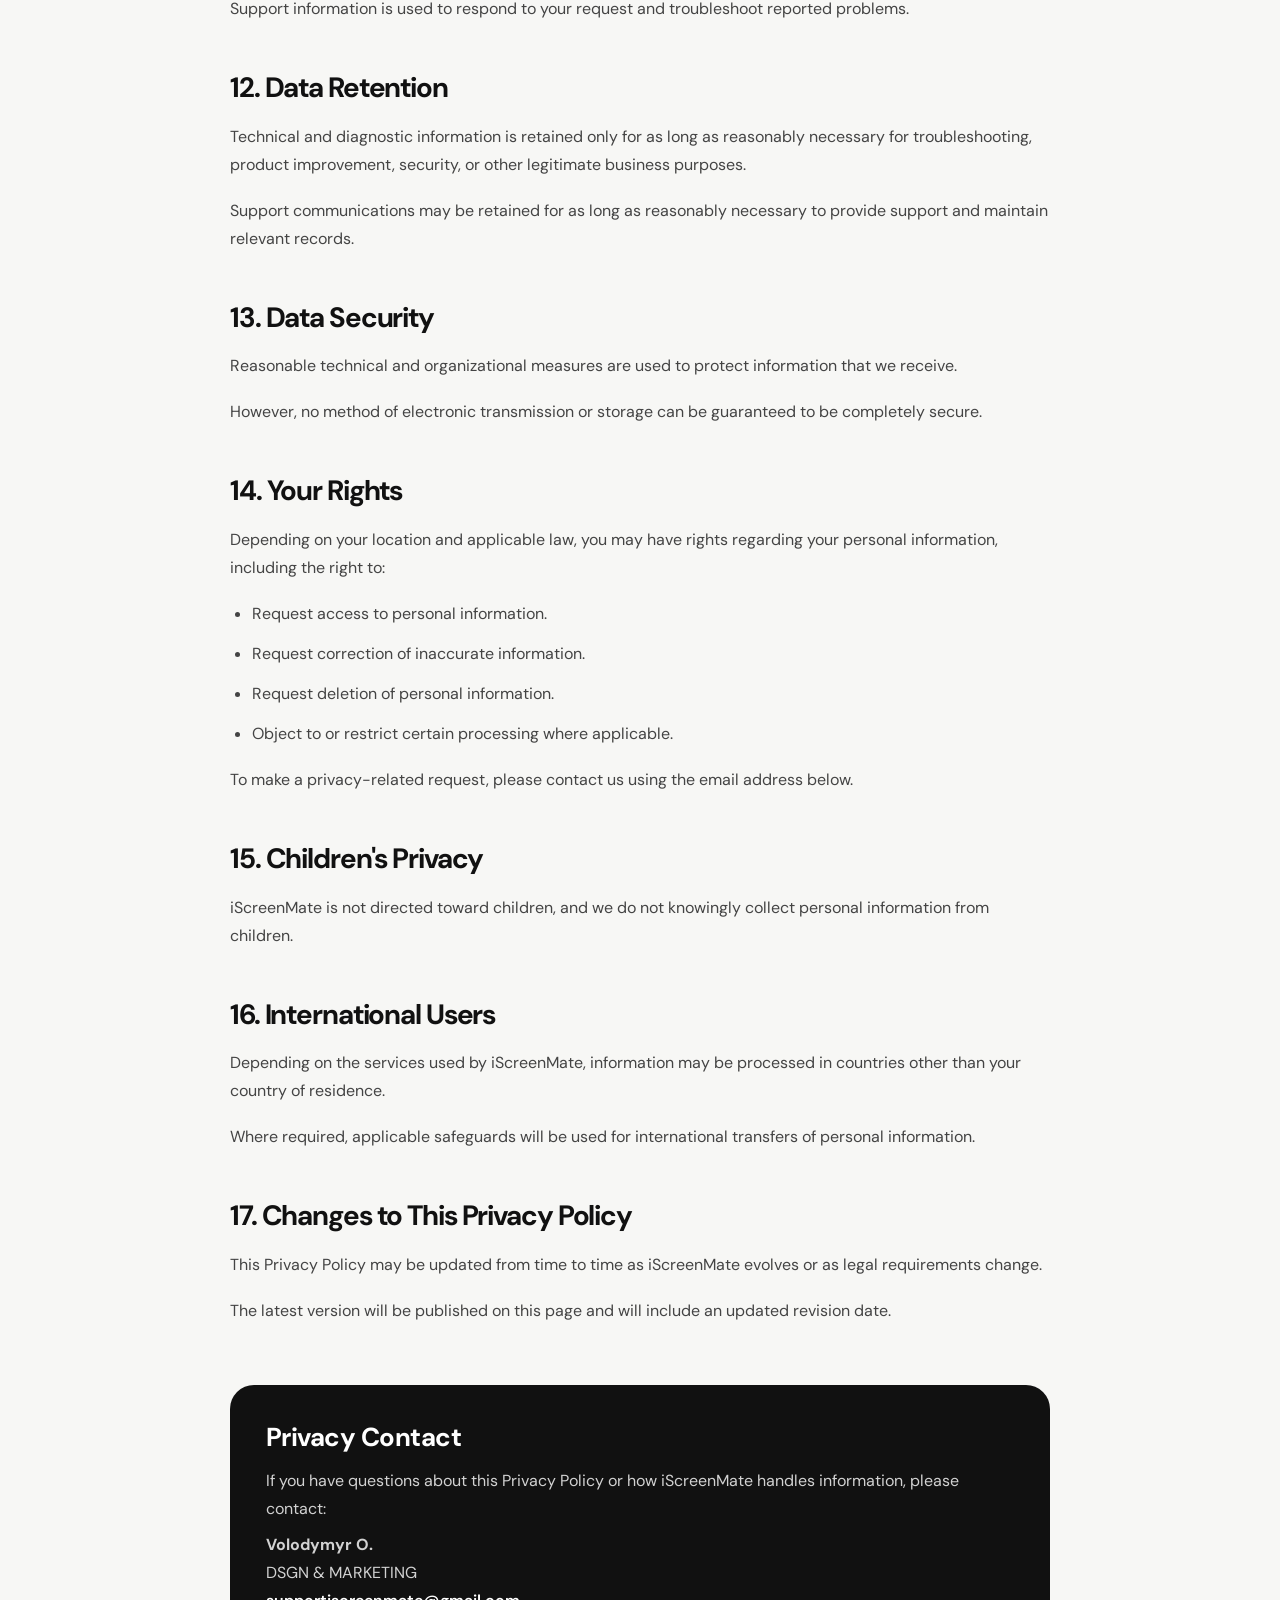
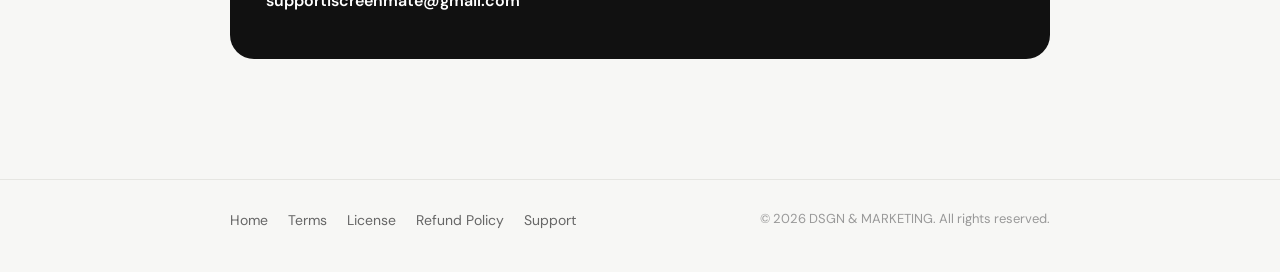
<file: privacy.html>
<!DOCTYPE html>
<html lang="en">
<head>

  <meta charset="UTF-8">
  <meta name="viewport" content="width=device-width, initial-scale=1.0">

  <title>Privacy Policy — iScreenMate</title>

  <meta
    name="description"
    content="Privacy Policy for iScreenMate by DSGN & MARKETING."
  >

  <link rel="preconnect" href="https://fonts.googleapis.com">
  <link rel="preconnect" href="https://fonts.gstatic.com" crossorigin>

  <link
    href="https://fonts.googleapis.com/css2?family=DM+Sans:wght@400;500;600;700&display=swap"
    rel="stylesheet"
  >

  <style>

    *{
      margin:0;
      padding:0;
      box-sizing:border-box;
    }

    html{
      scroll-behavior:smooth;
    }

    body{
      background:#F7F7F5;
      color:#111;
      font-family:"DM Sans",-apple-system,BlinkMacSystemFont,sans-serif;
      line-height:1.75;
      -webkit-font-smoothing:antialiased;
    }

    a{
      color:#111;
      text-decoration:none;
    }

    .container{
      width:min(calc(100% - 48px),820px);
      margin:auto;
    }

    header{
      padding:28px 0;
      border-bottom:1px solid #E6E6E2;
      background:rgba(247,247,245,.85);
      backdrop-filter:blur(12px);
      position:sticky;
      top:0;
      z-index:10;
    }

    .nav{
      display:flex;
      justify-content:space-between;
      align-items:center;
    }

    .brand{
      display:flex;
      align-items:center;
      gap:12px;
      font-weight:600;
      letter-spacing:-.03em;
    }

    .icon{
      width:36px;
      height:36px;
      background:#111;
      color:#fff;
      border-radius:10px;
      display:flex;
      align-items:center;
      justify-content:center;
      font-weight:700;
    }

    .back{
      color:#666;
      font-size:14px;
    }

    main{
      padding:70px 0 120px;
    }

    .eyebrow{
      color:#666;
      text-transform:uppercase;
      letter-spacing:.12em;
      font-size:12px;
      font-weight:600;
      margin-bottom:18px;
    }

    h1{
      font-size:58px;
      line-height:.98;
      letter-spacing:-.06em;
      margin-bottom:20px;
    }

    .updated{
      color:#777;
      margin-bottom:42px;
      font-size:14px;
    }

    .intro{
      font-size:18px;
      color:#444;
      margin-bottom:48px;
    }

    section{
      margin-top:48px;
    }

    h2{
      font-size:28px;
      line-height:1.2;
      letter-spacing:-.04em;
      margin-bottom:18px;
    }

    h3{
      font-size:19px;
      line-height:1.3;
      margin:28px 0 12px;
      letter-spacing:-.02em;
    }

    p{
      margin-bottom:18px;
      color:#444;
      font-size:16px;
    }

    ul{
      padding-left:22px;
      margin-bottom:18px;
    }

    li{
      margin-bottom:12px;
      color:#444;
    }

    .card{
      background:#fff;
      border:1px solid #E6E6E2;
      border-radius:20px;
      padding:28px;
      margin:28px 0;
    }

    .card strong{
      display:block;
      margin-bottom:10px;
    }

    .contact{
      background:#111;
      color:#fff;
      border-radius:24px;
      padding:36px;
      margin-top:60px;
    }

    .contact h3{
      font-size:26px;
      margin:0 0 12px;
      color:#fff;
    }

    .contact p{
      color:#D2D2D2;
      margin-bottom:8px;
    }

    .contact a{
      color:#fff;
      font-weight:600;
    }

    footer{
      border-top:1px solid #E6E6E2;
      padding:28px 0 40px;
    }

    .footer{
      display:flex;
      justify-content:space-between;
      flex-wrap:wrap;
      gap:18px;
      align-items:center;
    }

    .footer-links{
      display:flex;
      flex-wrap:wrap;
      gap:20px;
      font-size:14px;
    }

    .footer-links a{
      color:#666;
    }

    .copyright{
      color:#999;
      font-size:13px;
    }

    @media(max-width:700px){

      .container{
        width:min(calc(100% - 32px),820px);
      }

      h1{
        font-size:42px;
      }

      h2{
        font-size:24px;
      }

      .contact{
        padding:28px;
      }

    }

  </style>

</head>

<body>

<header>

  <div class="container nav">

    <a class="brand" href="index.html">

      <div class="icon">
        i
      </div>

      <span>
        iScreenMate
      </span>

    </a>

    <a class="back" href="index.html">
      Back
    </a>

  </div>

</header>


<main class="container">

  <div class="eyebrow">
    Legal
  </div>

  <h1>
    Privacy Policy
  </h1>

  <div class="updated">
    Last updated — August 28, 2026
  </div>

  <p class="intro">
    This Privacy Policy explains how iScreenMate collects, uses, and protects information when you use the iScreenMate application and related website.
  </p>


  <section>

    <h2>
      1. Who We Are
    </h2>

    <p>
      iScreenMate is developed and distributed under the brand
      <strong>DSGN & MARKETING</strong>.
    </p>

    <p>
      This Privacy Policy applies to the iScreenMate macOS application,
      its website, and related support interactions.
    </p>

  </section>


  <section>

    <h2>
      2. Privacy by Design
    </h2>

    <p>
      iScreenMate is designed with a local-first approach.
      Screenshot capture, editing, copying, and saving are performed locally
      on your Mac.
    </p>

    <div class="card">

      <strong>
        iScreenMate does not:
      </strong>

      <ul>

        <li>
          Upload your screenshots to our servers.
        </li>

        <li>
          Store screenshots in the cloud.
        </li>

        <li>
          Require you to create a user account.
        </li>

        <li>
          Require you to sign in to use the application.
        </li>

      </ul>

    </div>

  </section>


  <section>

    <h2>
      3. Information We May Collect
    </h2>

    <p>
      Depending on the features available in a particular version of
      iScreenMate, limited technical information may be processed for
      licensing, software updates, diagnostics, and support.
    </p>


    <h3>
      Technical Information
    </h3>

    <p>
      This may include:
    </p>

    <ul>

      <li>
        iScreenMate version.
      </li>

      <li>
        macOS version.
      </li>

      <li>
        Device architecture, such as Intel or Apple Silicon.
      </li>

      <li>
        Language or regional settings where relevant.
      </li>

      <li>
        Technical information required to diagnose compatibility issues.
      </li>

    </ul>


    <h3>
      Crash and Diagnostic Information
    </h3>

    <p>
      If crash reporting or diagnostic functionality is enabled in a
      particular version of iScreenMate, the application may transmit
      limited technical information following an error or crash.
    </p>

    <div class="card">

      <strong>
        Diagnostic information may include:
      </strong>

      <ul>

        <li>
          Error or crash information.
        </li>

        <li>
          Application version.
        </li>

        <li>
          macOS version.
        </li>

        <li>
          Device architecture.
        </li>

        <li>
          Time of the event.
        </li>

        <li>
          Technical information contained in a crash report.
        </li>

      </ul>

    </div>

    <p>
      Diagnostic information is used to investigate problems,
      improve stability, and improve compatibility.
    </p>

  </section>


  <section>

    <h2>
      4. Screenshots and Screen Content
    </h2>

    <p>
      Screenshots captured using iScreenMate are processed and stored
      locally on your device unless you explicitly choose to share them
      using another application or service.
    </p>

    <div class="card">

      <strong>
        We do not collect or upload:
      </strong>

      <ul>

        <li>
          Screenshot images.
        </li>

        <li>
          Clipboard image contents.
        </li>

        <li>
          Screen recordings.
        </li>

        <li>
          Files saved to your Mac.
        </li>

        <li>
          The contents of your desktop or other applications.
        </li>

      </ul>

    </div>

  </section>


  <section>

    <h2>
      5. Clipboard Access
    </h2>

    <p>
      When you choose to copy a screenshot to the clipboard,
      iScreenMate places the captured image into the macOS clipboard
      locally on your device.
    </p>

    <p>
      Clipboard contents are not transmitted to us by iScreenMate.
    </p>

  </section>


  <section>

    <h2>
      6. macOS Permissions
    </h2>

    <p>
      iScreenMate may request macOS permissions required for its
      screenshot functionality.
    </p>

    <ul>

      <li>
        Screen Recording permission, which macOS requires for capturing
        screen content.
      </li>

      <li>
        Accessibility permission if required by a particular feature
        or future version.
      </li>

    </ul>

    <p>
      These permissions are controlled by macOS and can be reviewed or
      revoked through System Settings.
    </p>

  </section>


  <section>

    <h2>
      7. Software Updates
    </h2>

    <p>
      iScreenMate may check whether a newer version of the application
      is available.
    </p>

    <p>
      An update check may process limited technical information such as:
    </p>

    <ul>

      <li>
        Current application version.
      </li>

      <li>
        macOS version.
      </li>

      <li>
        Device architecture.
      </li>

    </ul>

    <p>
      Update checks do not include screenshots or personal files.
    </p>

  </section>


  <section>

    <h2>
      8. Purchases and License Keys
    </h2>

    <p>
      iScreenMate purchases may be processed through Gumroad or another
      authorized payment provider.
    </p>

    <p>
      The payment provider may process information necessary to complete
      your purchase, such as your email address and payment information.
    </p>

    <p>
      If license activation is supported, iScreenMate may communicate
      with the relevant licensing service to verify the validity of a
      license key.
    </p>

    <div class="card">

      <strong>
        License verification may involve:
      </strong>

      <ul>

        <li>
          License key or license identifier.
        </li>

        <li>
          Application version.
        </li>

        <li>
          Activation or verification status.
        </li>

      </ul>

    </div>

    <p>
      Payment information is handled by the applicable payment provider
      according to its own privacy policy.
    </p>

  </section>


  <section>

    <h2>
      9. Third-Party Services
    </h2>

    <p>
      iScreenMate may use third-party services to provide certain
      functionality.
    </p>

    <ul>

      <li>
        Gumroad or another payment provider for purchases.
      </li>

      <li>
        A licensing service for license verification, if applicable.
      </li>

      <li>
        Software update infrastructure.
      </li>

      <li>
        A crash reporting or diagnostic service, if enabled.
      </li>

    </ul>

    <p>
      Third-party services process information according to their own
      terms and privacy policies.
    </p>

  </section>


  <section>

    <h2>
      10. How Information Is Used
    </h2>

    <p>
      Information that we receive may be used to:
    </p>

    <ul>

      <li>
        Deliver software updates.
      </li>

      <li>
        Verify software licenses.
      </li>

      <li>
        Investigate crashes and technical problems.
      </li>

      <li>
        Improve application stability and compatibility.
      </li>

      <li>
        Respond to support requests.
      </li>

    </ul>

    <p>
      We do not sell or rent personal information.
    </p>

  </section>


  <section>

    <h2>
      11. Support Communications
    </h2>

    <p>
      If you contact support by email, we may receive the information
      you choose to provide, including your email address, message,
      attachments, and technical information you voluntarily include.
    </p>

    <p>
      Support information is used to respond to your request and
      troubleshoot reported problems.
    </p>

  </section>


  <section>

    <h2>
      12. Data Retention
    </h2>

    <p>
      Technical and diagnostic information is retained only for as long
      as reasonably necessary for troubleshooting, product improvement,
      security, or other legitimate business purposes.
    </p>

    <p>
      Support communications may be retained for as long as reasonably
      necessary to provide support and maintain relevant records.
    </p>

  </section>


  <section>

    <h2>
      13. Data Security
    </h2>

    <p>
      Reasonable technical and organizational measures are used to
      protect information that we receive.
    </p>

    <p>
      However, no method of electronic transmission or storage can be
      guaranteed to be completely secure.
    </p>

  </section>


  <section>

    <h2>
      14. Your Rights
    </h2>

    <p>
      Depending on your location and applicable law, you may have rights
      regarding your personal information, including the right to:
    </p>

    <ul>

      <li>
        Request access to personal information.
      </li>

      <li>
        Request correction of inaccurate information.
      </li>

      <li>
        Request deletion of personal information.
      </li>

      <li>
        Object to or restrict certain processing where applicable.
      </li>

    </ul>

    <p>
      To make a privacy-related request, please contact us using the
      email address below.
    </p>

  </section>


  <section>

    <h2>
      15. Children's Privacy
    </h2>

    <p>
      iScreenMate is not directed toward children, and we do not
      knowingly collect personal information from children.
    </p>

  </section>


  <section>

    <h2>
      16. International Users
    </h2>

    <p>
      Depending on the services used by iScreenMate, information may be
      processed in countries other than your country of residence.
    </p>

    <p>
      Where required, applicable safeguards will be used for
      international transfers of personal information.
    </p>

  </section>


  <section>

    <h2>
      17. Changes to This Privacy Policy
    </h2>

    <p>
      This Privacy Policy may be updated from time to time as
      iScreenMate evolves or as legal requirements change.
    </p>

    <p>
      The latest version will be published on this page and will include
      an updated revision date.
    </p>

  </section>


  <section class="contact">

    <h3>
      Privacy Contact
    </h3>

    <p>
      If you have questions about this Privacy Policy or how iScreenMate
      handles information, please contact:
    </p>

    <p>
      <strong>
        Volodymyr O.
      </strong>
      <br>

      DSGN & MARKETING
      <br>

      <a href="mailto:supportiscreenmate@gmail.com">
        supportiscreenmate@gmail.com
      </a>
    </p>

  </section>

</main>


<footer>

  <div class="container footer">

    <div class="footer-links">

      <a href="index.html">
        Home
      </a>

      <a href="terms.html">
        Terms
      </a>

      <a href="license.html">
        License
      </a>

      <a href="refunds.html">
        Refund Policy
      </a>

      <a href="support.html">
        Support
      </a>

    </div>

    <div class="copyright">
      © 2026 DSGN & MARKETING. All rights reserved.
    </div>

  </div>

</footer>

</body>
</html>
</file>
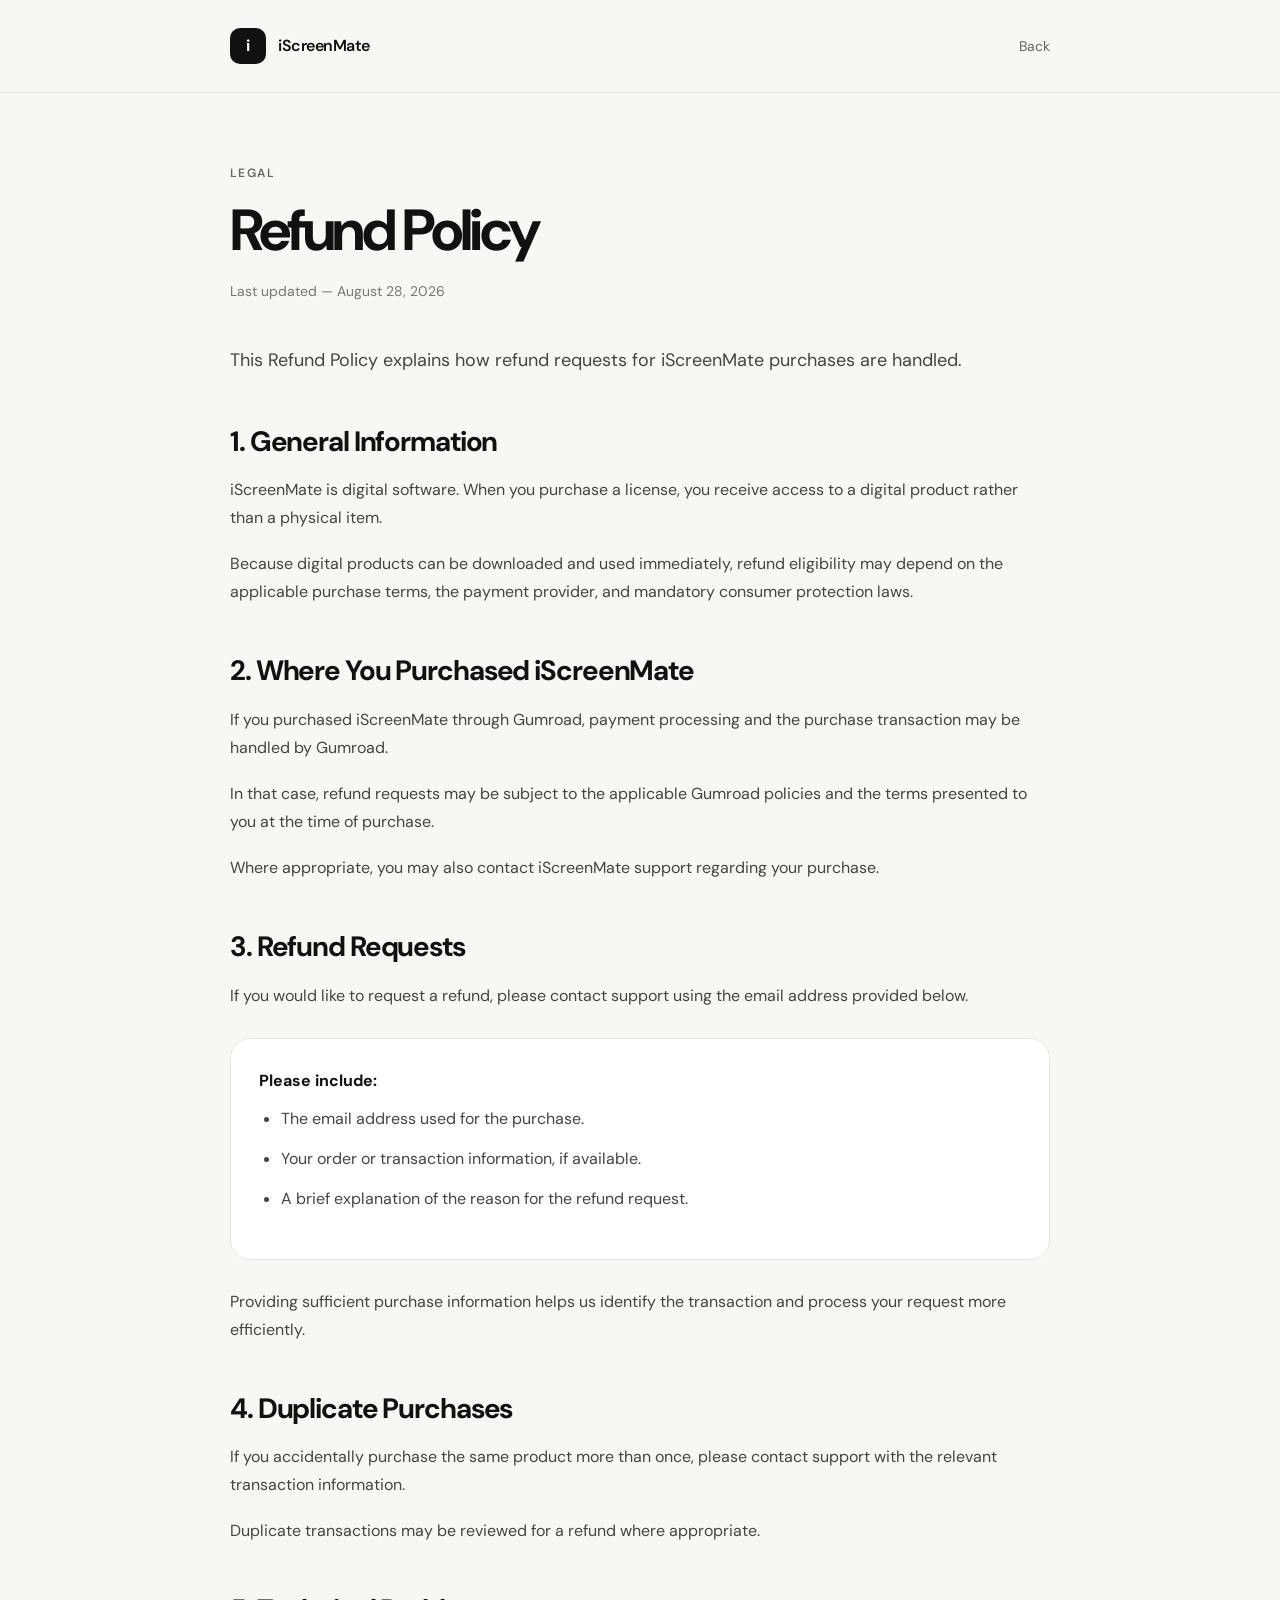
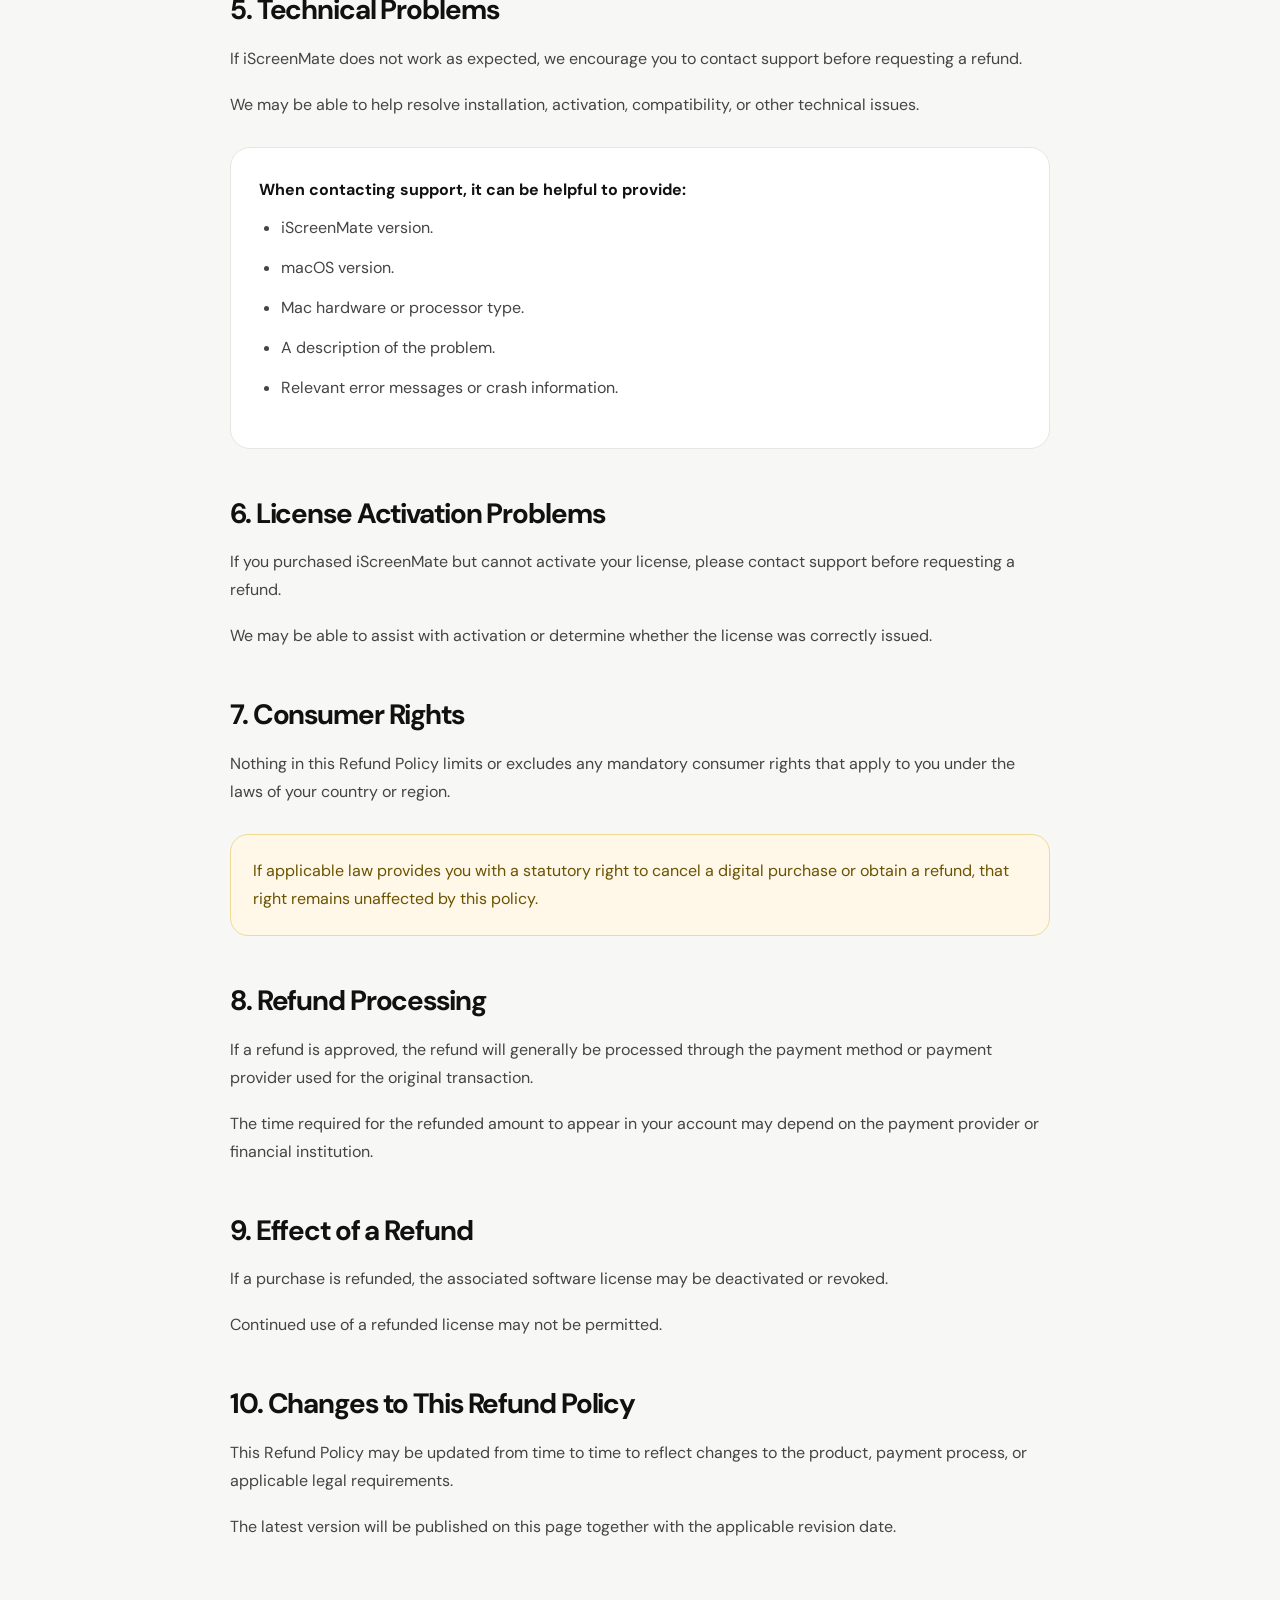
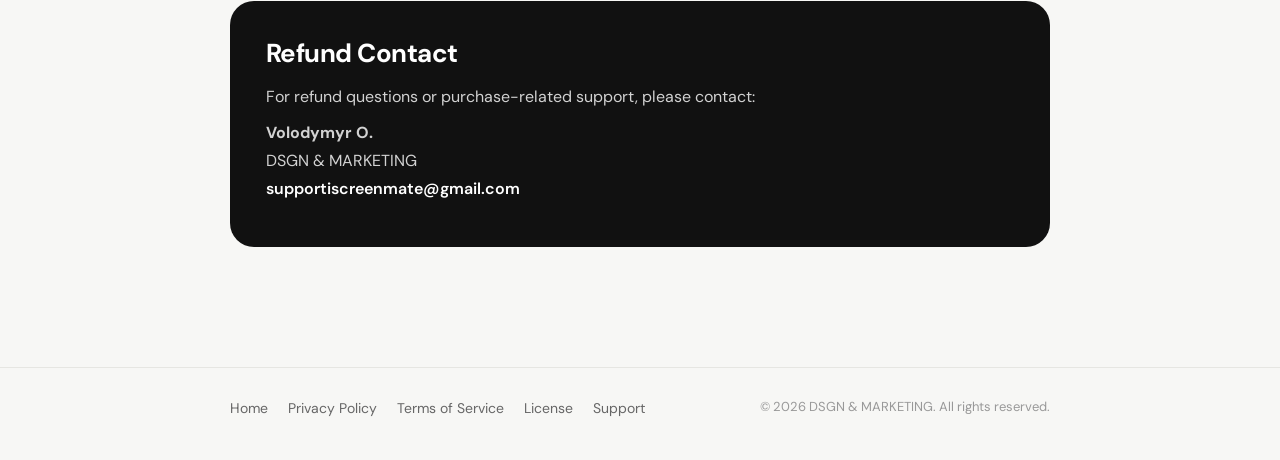
<file: refunds.html>
<!DOCTYPE html>
<html lang="en">
<head>

  <meta charset="UTF-8">
  <meta name="viewport" content="width=device-width, initial-scale=1.0">

  <title>Refund Policy — iScreenMate</title>

  <meta
    name="description"
    content="Refund Policy for iScreenMate by DSGN & MARKETING."
  >

  <link rel="preconnect" href="https://fonts.googleapis.com">
  <link rel="preconnect" href="https://fonts.gstatic.com" crossorigin>

  <link
    href="https://fonts.googleapis.com/css2?family=DM+Sans:wght@400;500;600;700&display=swap"
    rel="stylesheet"
  >

  <style>

    *{
      margin:0;
      padding:0;
      box-sizing:border-box;
    }

    html{
      scroll-behavior:smooth;
    }

    body{
      background:#F7F7F5;
      color:#111;
      font-family:"DM Sans",-apple-system,BlinkMacSystemFont,sans-serif;
      line-height:1.75;
      -webkit-font-smoothing:antialiased;
    }

    a{
      color:#111;
      text-decoration:none;
    }

    .container{
      width:min(calc(100% - 48px),820px);
      margin:auto;
    }

    header{
      padding:28px 0;
      border-bottom:1px solid #E6E6E2;
      background:rgba(247,247,245,.85);
      backdrop-filter:blur(12px);
      position:sticky;
      top:0;
      z-index:10;
    }

    .nav{
      display:flex;
      justify-content:space-between;
      align-items:center;
    }

    .brand{
      display:flex;
      align-items:center;
      gap:12px;
      font-weight:600;
      letter-spacing:-.03em;
    }

    .icon{
      width:36px;
      height:36px;
      background:#111;
      color:#fff;
      border-radius:10px;
      display:flex;
      align-items:center;
      justify-content:center;
      font-weight:700;
    }

    .back{
      color:#666;
      font-size:14px;
    }

    main{
      padding:70px 0 120px;
    }

    .eyebrow{
      color:#666;
      text-transform:uppercase;
      letter-spacing:.12em;
      font-size:12px;
      font-weight:600;
      margin-bottom:18px;
    }

    h1{
      font-size:58px;
      line-height:.98;
      letter-spacing:-.06em;
      margin-bottom:20px;
    }

    .updated{
      color:#777;
      font-size:14px;
      margin-bottom:42px;
    }

    .intro{
      font-size:18px;
      color:#444;
      margin-bottom:48px;
    }

    section{
      margin-top:48px;
    }

    h2{
      font-size:28px;
      line-height:1.2;
      letter-spacing:-.04em;
      margin-bottom:18px;
    }

    h3{
      font-size:19px;
      line-height:1.3;
      letter-spacing:-.02em;
      margin:28px 0 12px;
    }

    p{
      margin-bottom:18px;
      color:#444;
      font-size:16px;
    }

    ul{
      padding-left:22px;
      margin-bottom:18px;
    }

    li{
      margin-bottom:12px;
      color:#444;
    }

    .card{
      background:#fff;
      border:1px solid #E6E6E2;
      border-radius:20px;
      padding:28px;
      margin:28px 0;
    }

    .card strong{
      display:block;
      margin-bottom:10px;
    }

    .notice{
      background:#FFF8E8;
      border:1px solid #F0D995;
      color:#6A5200;
      border-radius:18px;
      padding:22px;
      margin:28px 0;
    }

    .notice p{
      color:#6A5200;
      margin-bottom:0;
    }

    .contact{
      background:#111;
      color:#fff;
      border-radius:24px;
      padding:36px;
      margin-top:60px;
    }

    .contact h3{
      color:#fff;
      font-size:26px;
      margin:0 0 12px;
    }

    .contact p{
      color:#D2D2D2;
      margin-bottom:8px;
    }

    .contact a{
      color:#fff;
      font-weight:600;
    }

    footer{
      border-top:1px solid #E6E6E2;
      padding:28px 0 40px;
    }

    .footer{
      display:flex;
      justify-content:space-between;
      flex-wrap:wrap;
      gap:18px;
      align-items:center;
    }

    .footer-links{
      display:flex;
      flex-wrap:wrap;
      gap:20px;
      font-size:14px;
    }

    .footer-links a{
      color:#666;
    }

    .copyright{
      color:#999;
      font-size:13px;
    }

    @media(max-width:700px){

      .container{
        width:min(calc(100% - 32px),820px);
      }

      h1{
        font-size:42px;
      }

      h2{
        font-size:24px;
      }

      .contact{
        padding:28px;
      }

    }

  </style>

</head>

<body>

<header>

  <div class="container nav">

    <a class="brand" href="index.html">

      <div class="icon">
        i
      </div>

      <span>
        iScreenMate
      </span>

    </a>

    <a class="back" href="index.html">
      Back
    </a>

  </div>

</header>


<main class="container">

  <div class="eyebrow">
    Legal
  </div>

  <h1>
    Refund Policy
  </h1>

  <div class="updated">
    Last updated — August 28, 2026
  </div>

  <p class="intro">
    This Refund Policy explains how refund requests for iScreenMate
    purchases are handled.
  </p>


  <section>

    <h2>
      1. General Information
    </h2>

    <p>
      iScreenMate is digital software. When you purchase a license,
      you receive access to a digital product rather than a physical
      item.
    </p>

    <p>
      Because digital products can be downloaded and used immediately,
      refund eligibility may depend on the applicable purchase terms,
      the payment provider, and mandatory consumer protection laws.
    </p>

  </section>


  <section>

    <h2>
      2. Where You Purchased iScreenMate
    </h2>

    <p>
      If you purchased iScreenMate through Gumroad, payment processing
      and the purchase transaction may be handled by Gumroad.
    </p>

    <p>
      In that case, refund requests may be subject to the applicable
      Gumroad policies and the terms presented to you at the time of
      purchase.
    </p>

    <p>
      Where appropriate, you may also contact iScreenMate support
      regarding your purchase.
    </p>

  </section>


  <section>

    <h2>
      3. Refund Requests
    </h2>

    <p>
      If you would like to request a refund, please contact support
      using the email address provided below.
    </p>

    <div class="card">

      <strong>
        Please include:
      </strong>

      <ul>

        <li>
          The email address used for the purchase.
        </li>

        <li>
          Your order or transaction information, if available.
        </li>

        <li>
          A brief explanation of the reason for the refund request.
        </li>

      </ul>

    </div>

    <p>
      Providing sufficient purchase information helps us identify the
      transaction and process your request more efficiently.
    </p>

  </section>


  <section>

    <h2>
      4. Duplicate Purchases
    </h2>

    <p>
      If you accidentally purchase the same product more than once,
      please contact support with the relevant transaction information.
    </p>

    <p>
      Duplicate transactions may be reviewed for a refund where
      appropriate.
    </p>

  </section>


  <section>

    <h2>
      5. Technical Problems
    </h2>

    <p>
      If iScreenMate does not work as expected, we encourage you to
      contact support before requesting a refund.
    </p>

    <p>
      We may be able to help resolve installation, activation,
      compatibility, or other technical issues.
    </p>

    <div class="card">

      <strong>
        When contacting support, it can be helpful to provide:
      </strong>

      <ul>

        <li>
          iScreenMate version.
        </li>

        <li>
          macOS version.
        </li>

        <li>
          Mac hardware or processor type.
        </li>

        <li>
          A description of the problem.
        </li>

        <li>
          Relevant error messages or crash information.
        </li>

      </ul>

    </div>

  </section>


  <section>

    <h2>
      6. License Activation Problems
    </h2>

    <p>
      If you purchased iScreenMate but cannot activate your license,
      please contact support before requesting a refund.
    </p>

    <p>
      We may be able to assist with activation or determine whether
      the license was correctly issued.
    </p>

  </section>


  <section>

    <h2>
      7. Consumer Rights
    </h2>

    <p>
      Nothing in this Refund Policy limits or excludes any mandatory
      consumer rights that apply to you under the laws of your country
      or region.
    </p>

    <div class="notice">

      <p>
        If applicable law provides you with a statutory right to cancel
        a digital purchase or obtain a refund, that right remains
        unaffected by this policy.
      </p>

    </div>

  </section>


  <section>

    <h2>
      8. Refund Processing
    </h2>

    <p>
      If a refund is approved, the refund will generally be processed
      through the payment method or payment provider used for the
      original transaction.
    </p>

    <p>
      The time required for the refunded amount to appear in your
      account may depend on the payment provider or financial
      institution.
    </p>

  </section>


  <section>

    <h2>
      9. Effect of a Refund
    </h2>

    <p>
      If a purchase is refunded, the associated software license may
      be deactivated or revoked.
    </p>

    <p>
      Continued use of a refunded license may not be permitted.
    </p>

  </section>


  <section>

    <h2>
      10. Changes to This Refund Policy
    </h2>

    <p>
      This Refund Policy may be updated from time to time to reflect
      changes to the product, payment process, or applicable legal
      requirements.
    </p>

    <p>
      The latest version will be published on this page together with
      the applicable revision date.
    </p>

  </section>


  <section class="contact">

    <h3>
      Refund Contact
    </h3>

    <p>
      For refund questions or purchase-related support, please contact:
    </p>

    <p>

      <strong>
        Volodymyr O.
      </strong>

      <br>

      DSGN & MARKETING

      <br>

      <a href="mailto:supportiscreenmate@gmail.com">
        supportiscreenmate@gmail.com
      </a>

    </p>

  </section>

</main>


<footer>

  <div class="container footer">

    <div class="footer-links">

      <a href="index.html">
        Home
      </a>

      <a href="privacy.html">
        Privacy Policy
      </a>

      <a href="terms.html">
        Terms of Service
      </a>

      <a href="license.html">
        License
      </a>

      <a href="support.html">
        Support
      </a>

    </div>

    <div class="copyright">
      © 2026 DSGN & MARKETING. All rights reserved.
    </div>

  </div>

</footer>

</body>
</html>
</file>
